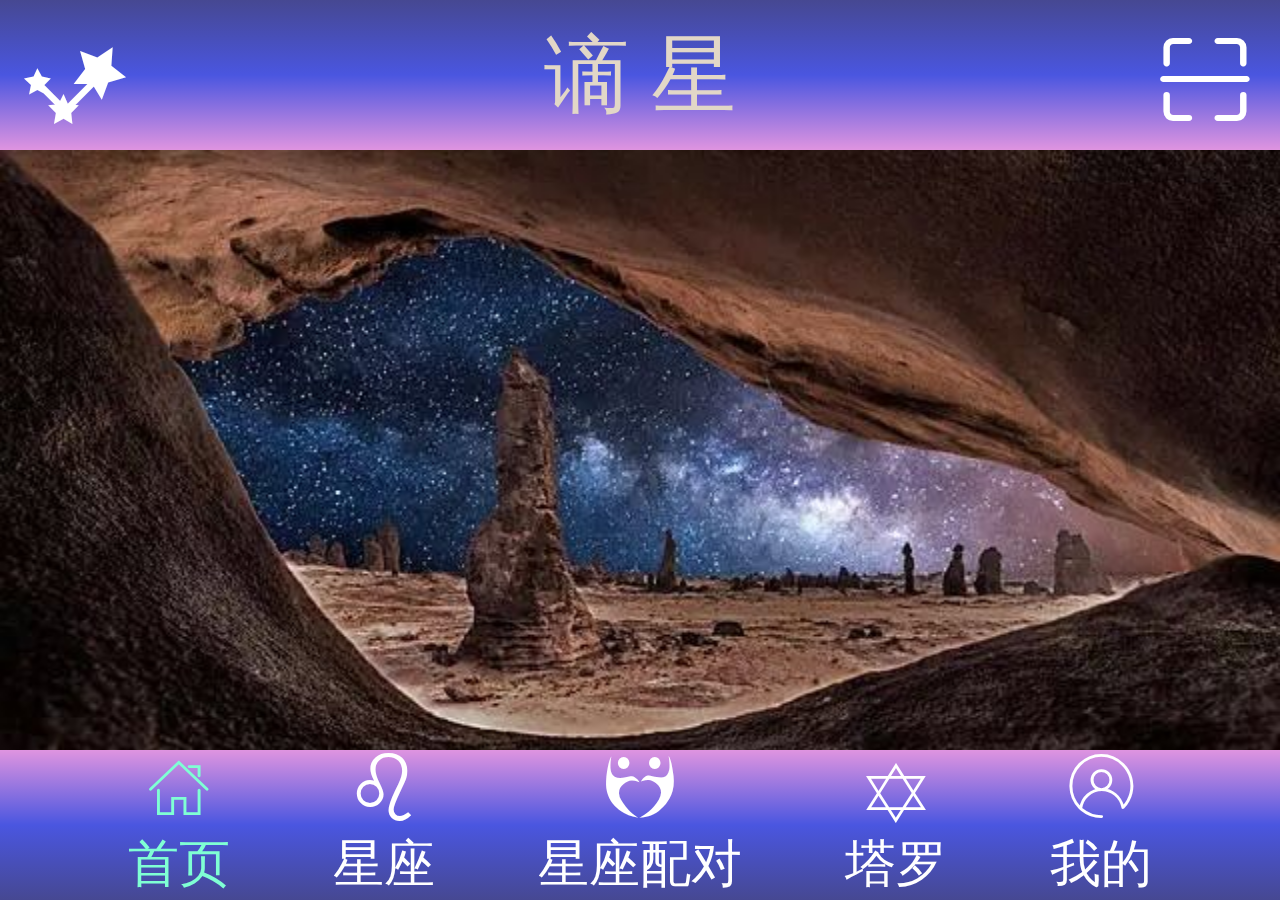
<file: index.html>
<!DOCTYPE html>
<html>
	<head>
		<meta charset="UTF-8">
		<title>首页</title>
	</head>
	
	<meta name="viewport" content="width=device-width,initial-scale=1,minimum-scale=1,maximum-scale=1,user-scalable=no" />
	<link rel="stylesheet" type="text/css" href="css/style.css"/>
	<link rel="stylesheet" href="font/iconfont.css" />
	<link rel="stylesheet" type="text/css" href="js/lib/swiper-3.4.1.min.css"/>
	<!--<script src="http://res.wx.qq.com/open/js/jweixin-1.2.0.js"></script>-->
	<script type="text/javascript" src="js/lib/jquery-1.8.3.js"></script>
	<script type="text/javascript" src="js/lib/swiper-3.4.1.min.js"></script>
	    
	<body>
		<div id="content">
			
			<header id="headerId"></header>
			
			<section id="sectionId"></section>
			
			<footer id="footerId"></footer>
			
		</div>
	</body>
	
</html>
<script type="text/javascript" src="js/src/index_ft.js"></script>
<script type="text/javascript" src="js/src/constellation.js"></script>
<script type="text/javascript" src="js/src/constellationMatch.js"></script>
<script type="text/javascript" src="js/src/tarrow.js"></script>
<script type="text/javascript" src="js/src/personal.js"></script>
<script type="text/javascript" src="js/src/footer.js"></script>

<script type="text/javascript">
	
	
	document.addEventListener('plusready', function(){
		//console.log("所有plus api都应该在此事件发生后调用，否则会出现plus is undefined。"
			
		
		
		
	});
	
</script>
</file>
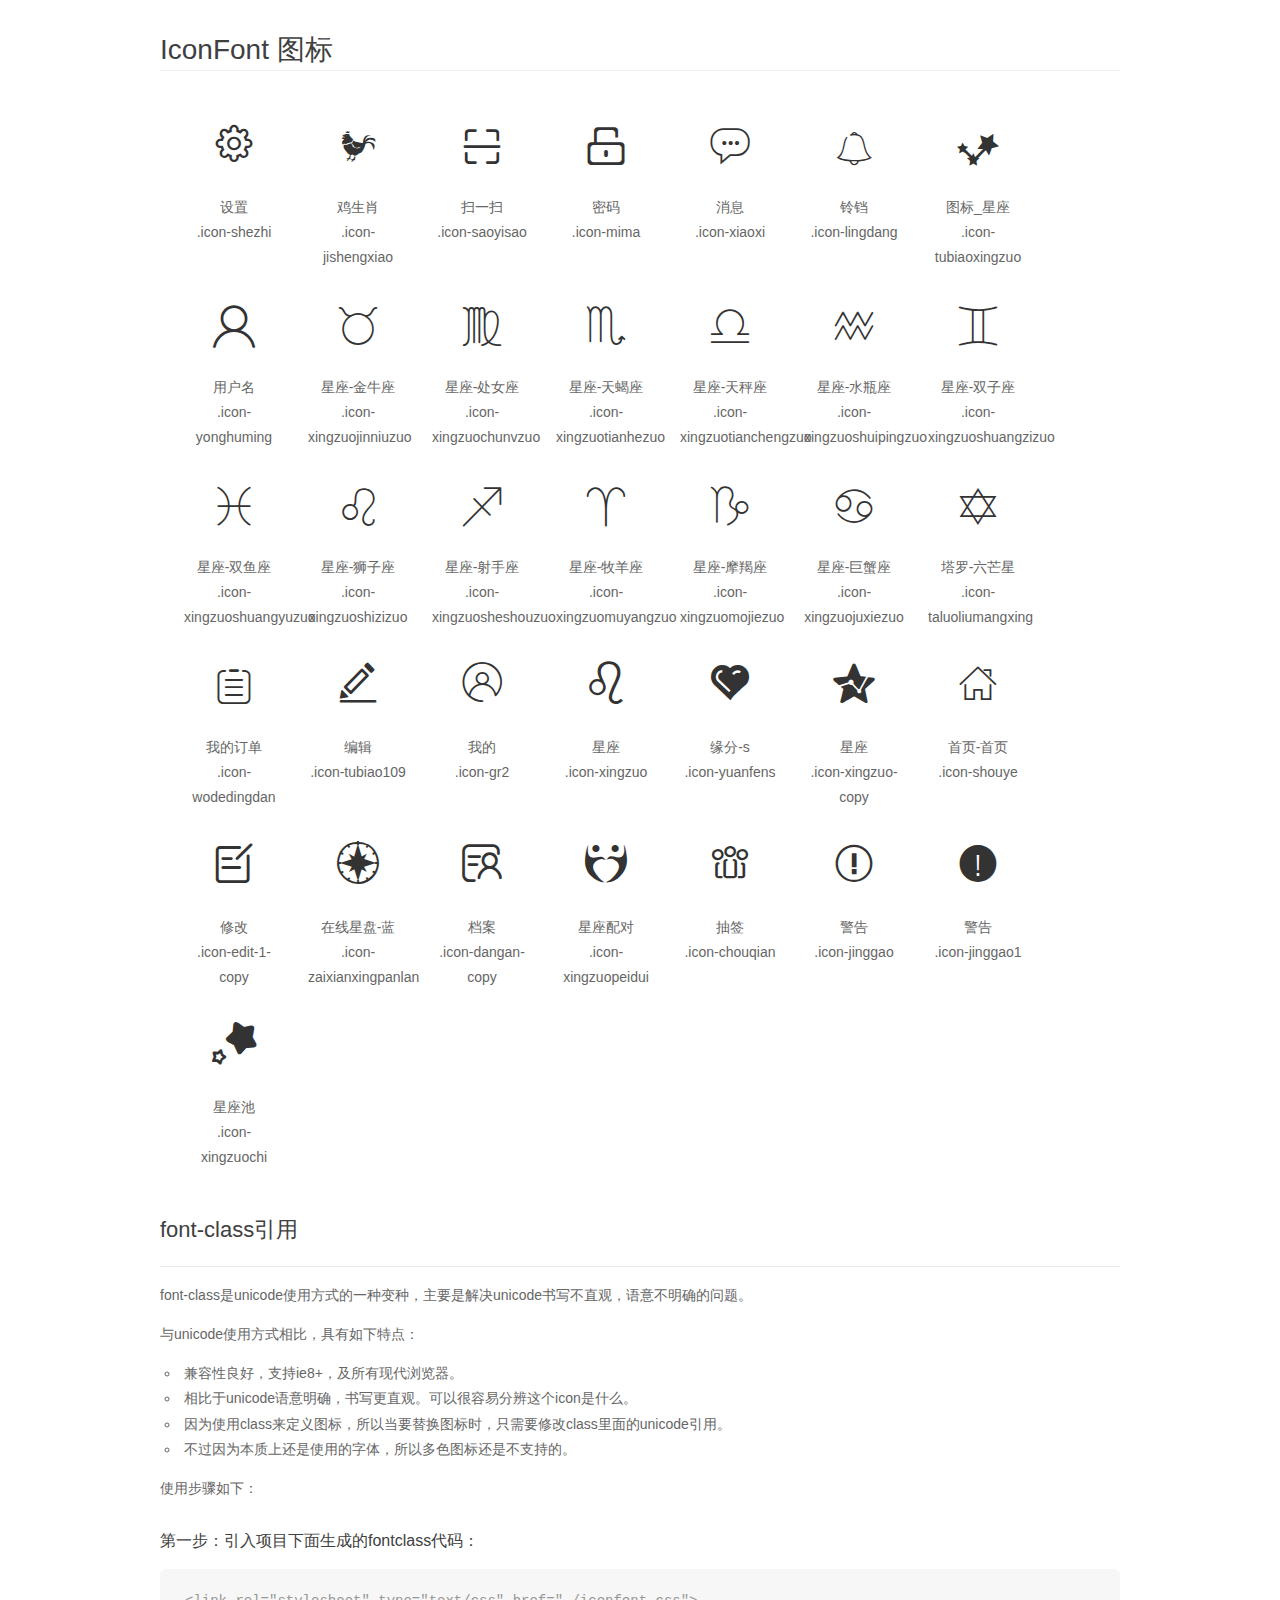
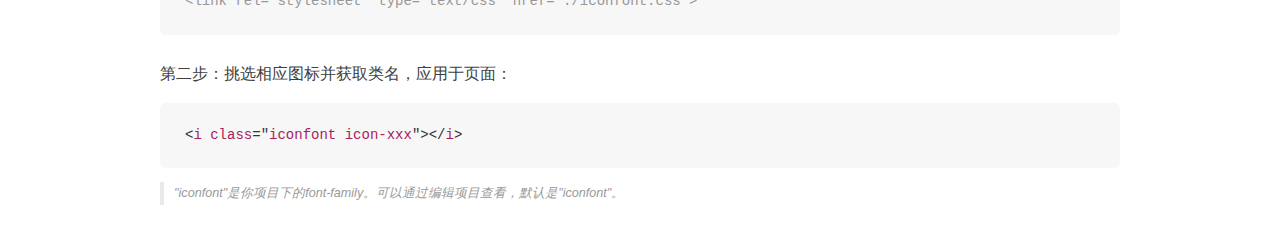
<file: font/demo_fontclass.html>
<!DOCTYPE html>
<html>
<head>
    <meta charset="utf-8"/>
    <title>IconFont</title>
    <link rel="stylesheet" href="demo.css">
    <link rel="stylesheet" href="iconfont.css">
</head>
<body>
    <div class="main markdown">
        <h1>IconFont 图标</h1>
        <ul class="icon_lists clear">
            
                <li>
                <i class="icon iconfont icon-shezhi"></i>
                    <div class="name">设置</div>
                    <div class="fontclass">.icon-shezhi</div>
                </li>
            
                <li>
                <i class="icon iconfont icon-jishengxiao"></i>
                    <div class="name">鸡生肖</div>
                    <div class="fontclass">.icon-jishengxiao</div>
                </li>
            
                <li>
                <i class="icon iconfont icon-saoyisao"></i>
                    <div class="name">扫一扫</div>
                    <div class="fontclass">.icon-saoyisao</div>
                </li>
            
                <li>
                <i class="icon iconfont icon-mima"></i>
                    <div class="name">密码</div>
                    <div class="fontclass">.icon-mima</div>
                </li>
            
                <li>
                <i class="icon iconfont icon-xiaoxi"></i>
                    <div class="name">消息</div>
                    <div class="fontclass">.icon-xiaoxi</div>
                </li>
            
                <li>
                <i class="icon iconfont icon-lingdang"></i>
                    <div class="name">铃铛</div>
                    <div class="fontclass">.icon-lingdang</div>
                </li>
            
                <li>
                <i class="icon iconfont icon-tubiaoxingzuo"></i>
                    <div class="name">图标_星座</div>
                    <div class="fontclass">.icon-tubiaoxingzuo</div>
                </li>
            
                <li>
                <i class="icon iconfont icon-yonghuming"></i>
                    <div class="name">用户名</div>
                    <div class="fontclass">.icon-yonghuming</div>
                </li>
            
                <li>
                <i class="icon iconfont icon-xingzuojinniuzuo"></i>
                    <div class="name">星座-金牛座</div>
                    <div class="fontclass">.icon-xingzuojinniuzuo</div>
                </li>
            
                <li>
                <i class="icon iconfont icon-xingzuochunvzuo"></i>
                    <div class="name">星座-处女座</div>
                    <div class="fontclass">.icon-xingzuochunvzuo</div>
                </li>
            
                <li>
                <i class="icon iconfont icon-xingzuotianhezuo"></i>
                    <div class="name">星座-天蝎座</div>
                    <div class="fontclass">.icon-xingzuotianhezuo</div>
                </li>
            
                <li>
                <i class="icon iconfont icon-xingzuotianchengzuo"></i>
                    <div class="name">星座-天秤座</div>
                    <div class="fontclass">.icon-xingzuotianchengzuo</div>
                </li>
            
                <li>
                <i class="icon iconfont icon-xingzuoshuipingzuo"></i>
                    <div class="name">星座-水瓶座</div>
                    <div class="fontclass">.icon-xingzuoshuipingzuo</div>
                </li>
            
                <li>
                <i class="icon iconfont icon-xingzuoshuangzizuo"></i>
                    <div class="name">星座-双子座</div>
                    <div class="fontclass">.icon-xingzuoshuangzizuo</div>
                </li>
            
                <li>
                <i class="icon iconfont icon-xingzuoshuangyuzuo"></i>
                    <div class="name">星座-双鱼座</div>
                    <div class="fontclass">.icon-xingzuoshuangyuzuo</div>
                </li>
            
                <li>
                <i class="icon iconfont icon-xingzuoshizizuo"></i>
                    <div class="name">星座-狮子座</div>
                    <div class="fontclass">.icon-xingzuoshizizuo</div>
                </li>
            
                <li>
                <i class="icon iconfont icon-xingzuosheshouzuo"></i>
                    <div class="name">星座-射手座</div>
                    <div class="fontclass">.icon-xingzuosheshouzuo</div>
                </li>
            
                <li>
                <i class="icon iconfont icon-xingzuomuyangzuo"></i>
                    <div class="name">星座-牧羊座</div>
                    <div class="fontclass">.icon-xingzuomuyangzuo</div>
                </li>
            
                <li>
                <i class="icon iconfont icon-xingzuomojiezuo"></i>
                    <div class="name">星座-摩羯座</div>
                    <div class="fontclass">.icon-xingzuomojiezuo</div>
                </li>
            
                <li>
                <i class="icon iconfont icon-xingzuojuxiezuo"></i>
                    <div class="name">星座-巨蟹座</div>
                    <div class="fontclass">.icon-xingzuojuxiezuo</div>
                </li>
            
                <li>
                <i class="icon iconfont icon-taluoliumangxing"></i>
                    <div class="name">塔罗-六芒星</div>
                    <div class="fontclass">.icon-taluoliumangxing</div>
                </li>
            
                <li>
                <i class="icon iconfont icon-wodedingdan"></i>
                    <div class="name">我的订单</div>
                    <div class="fontclass">.icon-wodedingdan</div>
                </li>
            
                <li>
                <i class="icon iconfont icon-tubiao109"></i>
                    <div class="name">编辑</div>
                    <div class="fontclass">.icon-tubiao109</div>
                </li>
            
                <li>
                <i class="icon iconfont icon-gr2"></i>
                    <div class="name">我的</div>
                    <div class="fontclass">.icon-gr2</div>
                </li>
            
                <li>
                <i class="icon iconfont icon-xingzuo"></i>
                    <div class="name">星座</div>
                    <div class="fontclass">.icon-xingzuo</div>
                </li>
            
                <li>
                <i class="icon iconfont icon-yuanfens"></i>
                    <div class="name">缘分-s</div>
                    <div class="fontclass">.icon-yuanfens</div>
                </li>
            
                <li>
                <i class="icon iconfont icon-xingzuo-copy"></i>
                    <div class="name">星座</div>
                    <div class="fontclass">.icon-xingzuo-copy</div>
                </li>
            
                <li>
                <i class="icon iconfont icon-shouye"></i>
                    <div class="name">首页-首页</div>
                    <div class="fontclass">.icon-shouye</div>
                </li>
            
                <li>
                <i class="icon iconfont icon-edit-1-copy"></i>
                    <div class="name">修改</div>
                    <div class="fontclass">.icon-edit-1-copy</div>
                </li>
            
                <li>
                <i class="icon iconfont icon-zaixianxingpanlan"></i>
                    <div class="name">在线星盘-蓝</div>
                    <div class="fontclass">.icon-zaixianxingpanlan</div>
                </li>
            
                <li>
                <i class="icon iconfont icon-dangan-copy"></i>
                    <div class="name">档案</div>
                    <div class="fontclass">.icon-dangan-copy</div>
                </li>
            
                <li>
                <i class="icon iconfont icon-xingzuopeidui"></i>
                    <div class="name">星座配对</div>
                    <div class="fontclass">.icon-xingzuopeidui</div>
                </li>
            
                <li>
                <i class="icon iconfont icon-chouqian"></i>
                    <div class="name">抽签</div>
                    <div class="fontclass">.icon-chouqian</div>
                </li>
            
                <li>
                <i class="icon iconfont icon-jinggao"></i>
                    <div class="name">警告</div>
                    <div class="fontclass">.icon-jinggao</div>
                </li>
            
                <li>
                <i class="icon iconfont icon-jinggao1"></i>
                    <div class="name">警告</div>
                    <div class="fontclass">.icon-jinggao1</div>
                </li>
            
                <li>
                <i class="icon iconfont icon-xingzuochi"></i>
                    <div class="name">星座池</div>
                    <div class="fontclass">.icon-xingzuochi</div>
                </li>
            
        </ul>

        <h2 id="font-class-">font-class引用</h2>
        <hr>

        <p>font-class是unicode使用方式的一种变种，主要是解决unicode书写不直观，语意不明确的问题。</p>
        <p>与unicode使用方式相比，具有如下特点：</p>
        <ul>
        <li>兼容性良好，支持ie8+，及所有现代浏览器。</li>
        <li>相比于unicode语意明确，书写更直观。可以很容易分辨这个icon是什么。</li>
        <li>因为使用class来定义图标，所以当要替换图标时，只需要修改class里面的unicode引用。</li>
        <li>不过因为本质上还是使用的字体，所以多色图标还是不支持的。</li>
        </ul>
        <p>使用步骤如下：</p>
        <h3 id="-fontclass-">第一步：引入项目下面生成的fontclass代码：</h3>


        <pre><code class="lang-js hljs javascript"><span class="hljs-comment">&lt;link rel="stylesheet" type="text/css" href="./iconfont.css"&gt;</span></code></pre>
        <h3 id="-">第二步：挑选相应图标并获取类名，应用于页面：</h3>
        <pre><code class="lang-css hljs">&lt;<span class="hljs-selector-tag">i</span> <span class="hljs-selector-tag">class</span>="<span class="hljs-selector-tag">iconfont</span> <span class="hljs-selector-tag">icon-xxx</span>"&gt;&lt;/<span class="hljs-selector-tag">i</span>&gt;</code></pre>
        <blockquote>
        <p>"iconfont"是你项目下的font-family。可以通过编辑项目查看，默认是"iconfont"。</p>
        </blockquote>
    </div>
</body>
</html>
</file>
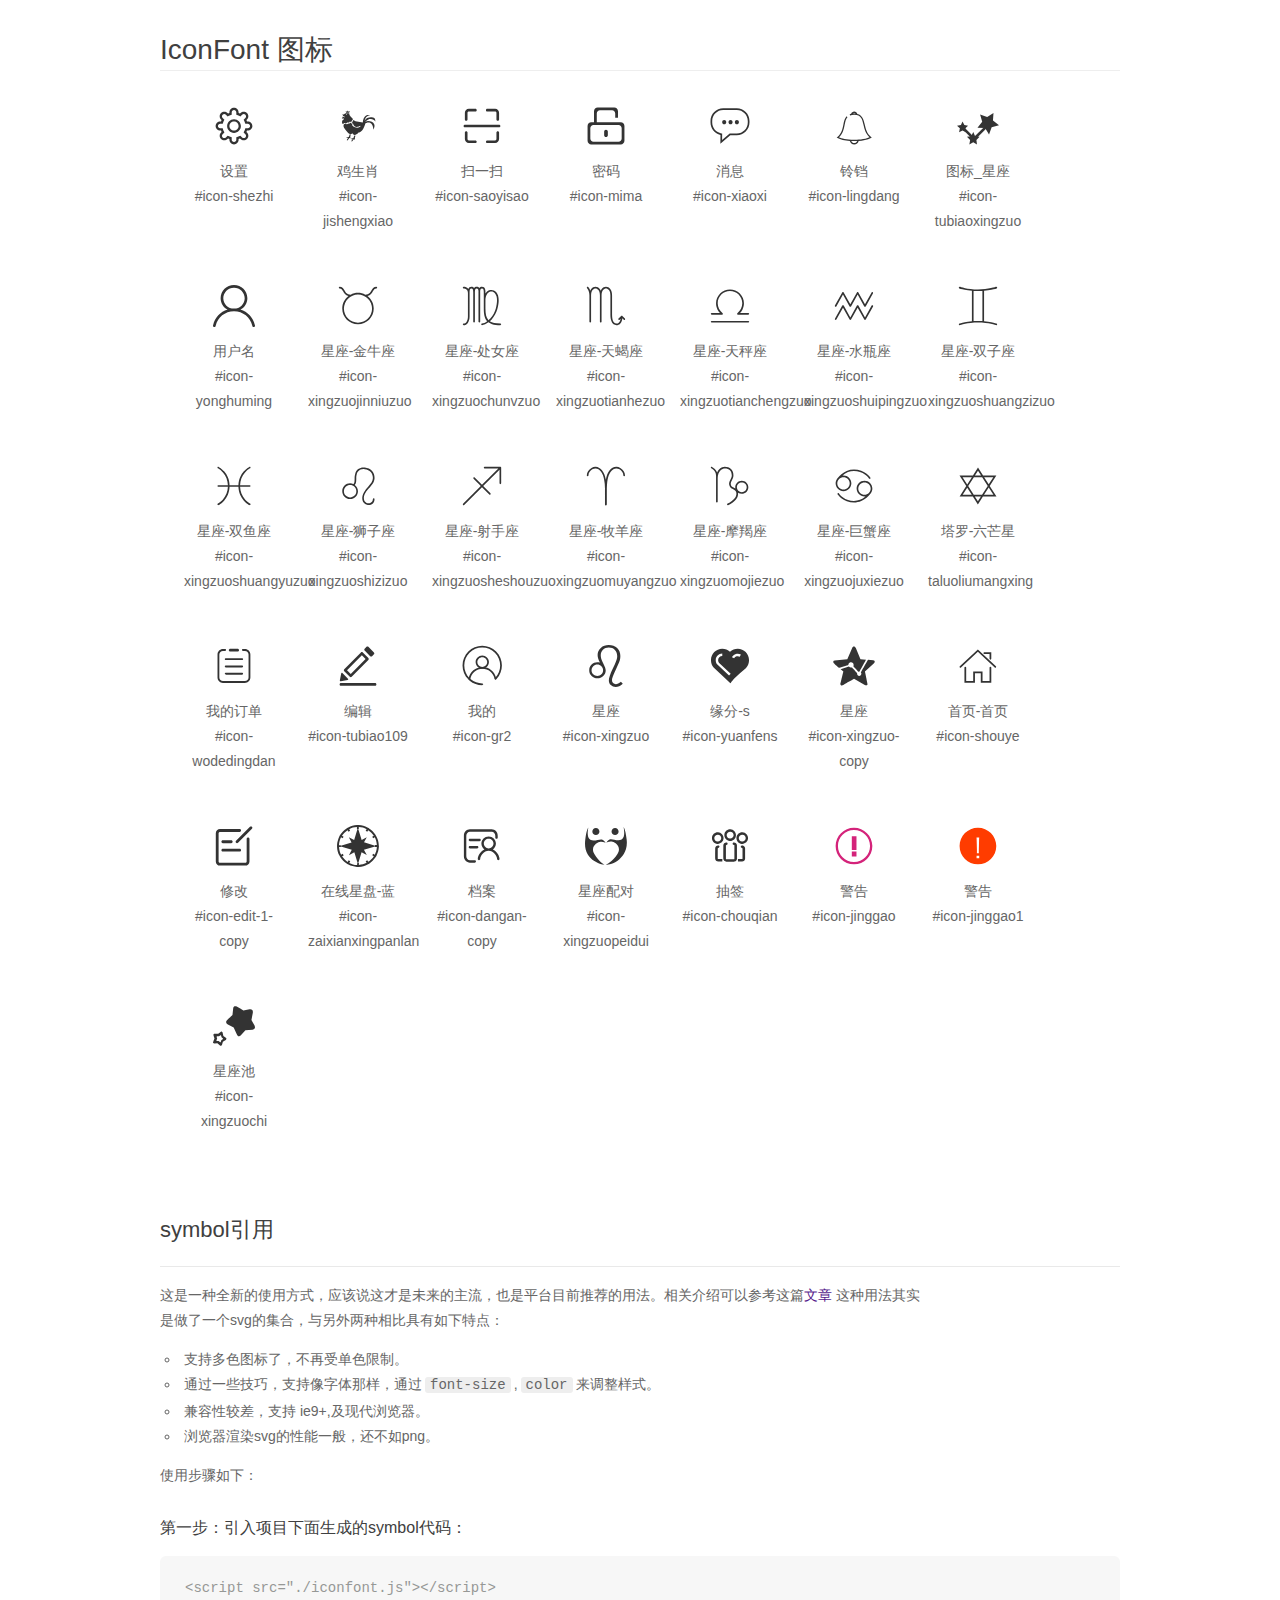
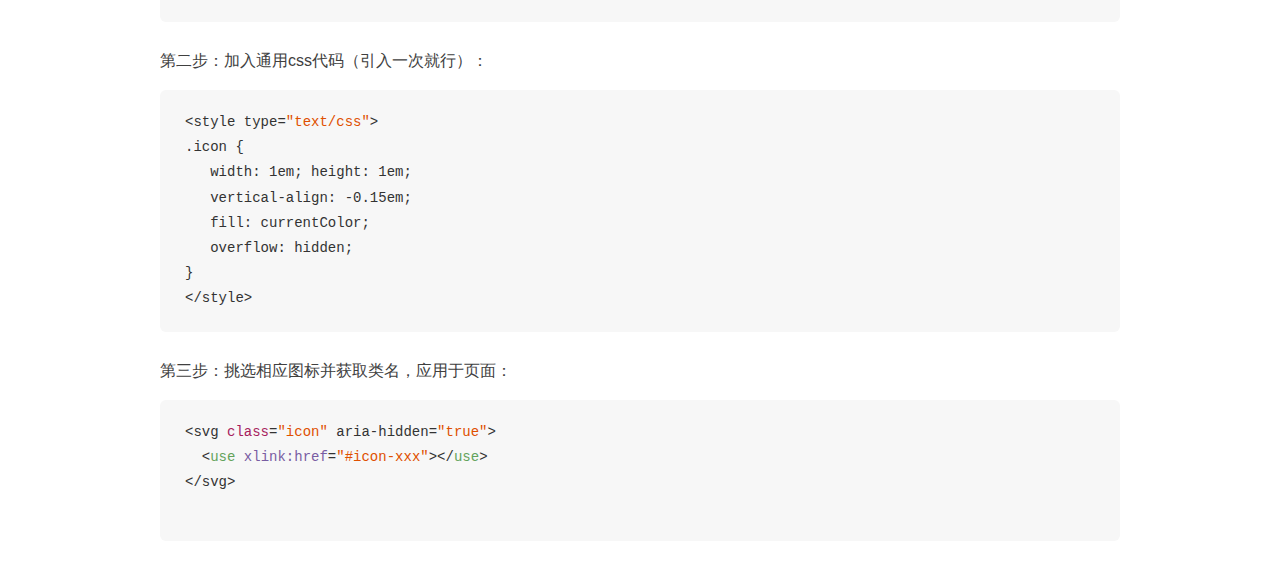
<file: font/demo_symbol.html>
<!DOCTYPE html>
<html>
<head>
    <meta charset="utf-8"/>
    <title>IconFont</title>
    <link rel="stylesheet" href="demo.css">
    <script src="iconfont.js"></script>

    <style type="text/css">
        .icon {
          /* 通过设置 font-size 来改变图标大小 */
          width: 1em; height: 1em;
          /* 图标和文字相邻时，垂直对齐 */
          vertical-align: -0.15em;
          /* 通过设置 color 来改变 SVG 的颜色/fill */
          fill: currentColor;
          /* path 和 stroke 溢出 viewBox 部分在 IE 下会显示
             normalize.css 中也包含这行 */
          overflow: hidden;
        }

    </style>
</head>
<body>
    <div class="main markdown">
        <h1>IconFont 图标</h1>
        <ul class="icon_lists clear">
            
                <li>
                    <svg class="icon" aria-hidden="true">
                        <use xlink:href="#icon-shezhi"></use>
                    </svg>
                    <div class="name">设置</div>
                    <div class="fontclass">#icon-shezhi</div>
                </li>
            
                <li>
                    <svg class="icon" aria-hidden="true">
                        <use xlink:href="#icon-jishengxiao"></use>
                    </svg>
                    <div class="name">鸡生肖</div>
                    <div class="fontclass">#icon-jishengxiao</div>
                </li>
            
                <li>
                    <svg class="icon" aria-hidden="true">
                        <use xlink:href="#icon-saoyisao"></use>
                    </svg>
                    <div class="name">扫一扫</div>
                    <div class="fontclass">#icon-saoyisao</div>
                </li>
            
                <li>
                    <svg class="icon" aria-hidden="true">
                        <use xlink:href="#icon-mima"></use>
                    </svg>
                    <div class="name">密码</div>
                    <div class="fontclass">#icon-mima</div>
                </li>
            
                <li>
                    <svg class="icon" aria-hidden="true">
                        <use xlink:href="#icon-xiaoxi"></use>
                    </svg>
                    <div class="name">消息</div>
                    <div class="fontclass">#icon-xiaoxi</div>
                </li>
            
                <li>
                    <svg class="icon" aria-hidden="true">
                        <use xlink:href="#icon-lingdang"></use>
                    </svg>
                    <div class="name">铃铛</div>
                    <div class="fontclass">#icon-lingdang</div>
                </li>
            
                <li>
                    <svg class="icon" aria-hidden="true">
                        <use xlink:href="#icon-tubiaoxingzuo"></use>
                    </svg>
                    <div class="name">图标_星座</div>
                    <div class="fontclass">#icon-tubiaoxingzuo</div>
                </li>
            
                <li>
                    <svg class="icon" aria-hidden="true">
                        <use xlink:href="#icon-yonghuming"></use>
                    </svg>
                    <div class="name">用户名</div>
                    <div class="fontclass">#icon-yonghuming</div>
                </li>
            
                <li>
                    <svg class="icon" aria-hidden="true">
                        <use xlink:href="#icon-xingzuojinniuzuo"></use>
                    </svg>
                    <div class="name">星座-金牛座</div>
                    <div class="fontclass">#icon-xingzuojinniuzuo</div>
                </li>
            
                <li>
                    <svg class="icon" aria-hidden="true">
                        <use xlink:href="#icon-xingzuochunvzuo"></use>
                    </svg>
                    <div class="name">星座-处女座</div>
                    <div class="fontclass">#icon-xingzuochunvzuo</div>
                </li>
            
                <li>
                    <svg class="icon" aria-hidden="true">
                        <use xlink:href="#icon-xingzuotianhezuo"></use>
                    </svg>
                    <div class="name">星座-天蝎座</div>
                    <div class="fontclass">#icon-xingzuotianhezuo</div>
                </li>
            
                <li>
                    <svg class="icon" aria-hidden="true">
                        <use xlink:href="#icon-xingzuotianchengzuo"></use>
                    </svg>
                    <div class="name">星座-天秤座</div>
                    <div class="fontclass">#icon-xingzuotianchengzuo</div>
                </li>
            
                <li>
                    <svg class="icon" aria-hidden="true">
                        <use xlink:href="#icon-xingzuoshuipingzuo"></use>
                    </svg>
                    <div class="name">星座-水瓶座</div>
                    <div class="fontclass">#icon-xingzuoshuipingzuo</div>
                </li>
            
                <li>
                    <svg class="icon" aria-hidden="true">
                        <use xlink:href="#icon-xingzuoshuangzizuo"></use>
                    </svg>
                    <div class="name">星座-双子座</div>
                    <div class="fontclass">#icon-xingzuoshuangzizuo</div>
                </li>
            
                <li>
                    <svg class="icon" aria-hidden="true">
                        <use xlink:href="#icon-xingzuoshuangyuzuo"></use>
                    </svg>
                    <div class="name">星座-双鱼座</div>
                    <div class="fontclass">#icon-xingzuoshuangyuzuo</div>
                </li>
            
                <li>
                    <svg class="icon" aria-hidden="true">
                        <use xlink:href="#icon-xingzuoshizizuo"></use>
                    </svg>
                    <div class="name">星座-狮子座</div>
                    <div class="fontclass">#icon-xingzuoshizizuo</div>
                </li>
            
                <li>
                    <svg class="icon" aria-hidden="true">
                        <use xlink:href="#icon-xingzuosheshouzuo"></use>
                    </svg>
                    <div class="name">星座-射手座</div>
                    <div class="fontclass">#icon-xingzuosheshouzuo</div>
                </li>
            
                <li>
                    <svg class="icon" aria-hidden="true">
                        <use xlink:href="#icon-xingzuomuyangzuo"></use>
                    </svg>
                    <div class="name">星座-牧羊座</div>
                    <div class="fontclass">#icon-xingzuomuyangzuo</div>
                </li>
            
                <li>
                    <svg class="icon" aria-hidden="true">
                        <use xlink:href="#icon-xingzuomojiezuo"></use>
                    </svg>
                    <div class="name">星座-摩羯座</div>
                    <div class="fontclass">#icon-xingzuomojiezuo</div>
                </li>
            
                <li>
                    <svg class="icon" aria-hidden="true">
                        <use xlink:href="#icon-xingzuojuxiezuo"></use>
                    </svg>
                    <div class="name">星座-巨蟹座</div>
                    <div class="fontclass">#icon-xingzuojuxiezuo</div>
                </li>
            
                <li>
                    <svg class="icon" aria-hidden="true">
                        <use xlink:href="#icon-taluoliumangxing"></use>
                    </svg>
                    <div class="name">塔罗-六芒星</div>
                    <div class="fontclass">#icon-taluoliumangxing</div>
                </li>
            
                <li>
                    <svg class="icon" aria-hidden="true">
                        <use xlink:href="#icon-wodedingdan"></use>
                    </svg>
                    <div class="name">我的订单</div>
                    <div class="fontclass">#icon-wodedingdan</div>
                </li>
            
                <li>
                    <svg class="icon" aria-hidden="true">
                        <use xlink:href="#icon-tubiao109"></use>
                    </svg>
                    <div class="name">编辑</div>
                    <div class="fontclass">#icon-tubiao109</div>
                </li>
            
                <li>
                    <svg class="icon" aria-hidden="true">
                        <use xlink:href="#icon-gr2"></use>
                    </svg>
                    <div class="name">我的</div>
                    <div class="fontclass">#icon-gr2</div>
                </li>
            
                <li>
                    <svg class="icon" aria-hidden="true">
                        <use xlink:href="#icon-xingzuo"></use>
                    </svg>
                    <div class="name">星座</div>
                    <div class="fontclass">#icon-xingzuo</div>
                </li>
            
                <li>
                    <svg class="icon" aria-hidden="true">
                        <use xlink:href="#icon-yuanfens"></use>
                    </svg>
                    <div class="name">缘分-s</div>
                    <div class="fontclass">#icon-yuanfens</div>
                </li>
            
                <li>
                    <svg class="icon" aria-hidden="true">
                        <use xlink:href="#icon-xingzuo-copy"></use>
                    </svg>
                    <div class="name">星座</div>
                    <div class="fontclass">#icon-xingzuo-copy</div>
                </li>
            
                <li>
                    <svg class="icon" aria-hidden="true">
                        <use xlink:href="#icon-shouye"></use>
                    </svg>
                    <div class="name">首页-首页</div>
                    <div class="fontclass">#icon-shouye</div>
                </li>
            
                <li>
                    <svg class="icon" aria-hidden="true">
                        <use xlink:href="#icon-edit-1-copy"></use>
                    </svg>
                    <div class="name">修改</div>
                    <div class="fontclass">#icon-edit-1-copy</div>
                </li>
            
                <li>
                    <svg class="icon" aria-hidden="true">
                        <use xlink:href="#icon-zaixianxingpanlan"></use>
                    </svg>
                    <div class="name">在线星盘-蓝</div>
                    <div class="fontclass">#icon-zaixianxingpanlan</div>
                </li>
            
                <li>
                    <svg class="icon" aria-hidden="true">
                        <use xlink:href="#icon-dangan-copy"></use>
                    </svg>
                    <div class="name">档案</div>
                    <div class="fontclass">#icon-dangan-copy</div>
                </li>
            
                <li>
                    <svg class="icon" aria-hidden="true">
                        <use xlink:href="#icon-xingzuopeidui"></use>
                    </svg>
                    <div class="name">星座配对</div>
                    <div class="fontclass">#icon-xingzuopeidui</div>
                </li>
            
                <li>
                    <svg class="icon" aria-hidden="true">
                        <use xlink:href="#icon-chouqian"></use>
                    </svg>
                    <div class="name">抽签</div>
                    <div class="fontclass">#icon-chouqian</div>
                </li>
            
                <li>
                    <svg class="icon" aria-hidden="true">
                        <use xlink:href="#icon-jinggao"></use>
                    </svg>
                    <div class="name">警告</div>
                    <div class="fontclass">#icon-jinggao</div>
                </li>
            
                <li>
                    <svg class="icon" aria-hidden="true">
                        <use xlink:href="#icon-jinggao1"></use>
                    </svg>
                    <div class="name">警告</div>
                    <div class="fontclass">#icon-jinggao1</div>
                </li>
            
                <li>
                    <svg class="icon" aria-hidden="true">
                        <use xlink:href="#icon-xingzuochi"></use>
                    </svg>
                    <div class="name">星座池</div>
                    <div class="fontclass">#icon-xingzuochi</div>
                </li>
            
        </ul>


        <h2 id="symbol-">symbol引用</h2>
        <hr>

        <p>这是一种全新的使用方式，应该说这才是未来的主流，也是平台目前推荐的用法。相关介绍可以参考这篇<a href="">文章</a>
        这种用法其实是做了一个svg的集合，与另外两种相比具有如下特点：</p>
        <ul>
          <li>支持多色图标了，不再受单色限制。</li>
          <li>通过一些技巧，支持像字体那样，通过<code>font-size</code>,<code>color</code>来调整样式。</li>
          <li>兼容性较差，支持 ie9+,及现代浏览器。</li>
          <li>浏览器渲染svg的性能一般，还不如png。</li>
        </ul>
        <p>使用步骤如下：</p>
        <h3 id="-symbol-">第一步：引入项目下面生成的symbol代码：</h3>
        <pre><code class="lang-js hljs javascript"><span class="hljs-comment">&lt;script src="./iconfont.js"&gt;&lt;/script&gt;</span></code></pre>
        <h3 id="-css-">第二步：加入通用css代码（引入一次就行）：</h3>
        <pre><code class="lang-js hljs javascript">&lt;style type=<span class="hljs-string">"text/css"</span>&gt;
.icon {
   width: <span class="hljs-number">1</span>em; height: <span class="hljs-number">1</span>em;
   vertical-align: <span class="hljs-number">-0.15</span>em;
   fill: currentColor;
   overflow: hidden;
}
&lt;<span class="hljs-regexp">/style&gt;</span></code></pre>
        <h3 id="-">第三步：挑选相应图标并获取类名，应用于页面：</h3>
        <pre><code class="lang-js hljs javascript">&lt;svg <span class="hljs-class"><span class="hljs-keyword">class</span></span>=<span class="hljs-string">"icon"</span> aria-hidden=<span class="hljs-string">"true"</span>&gt;<span class="xml"><span class="hljs-tag">
  &lt;<span class="hljs-name">use</span> <span class="hljs-attr">xlink:href</span>=<span class="hljs-string">"#icon-xxx"</span>&gt;</span><span class="hljs-tag">&lt;/<span class="hljs-name">use</span>&gt;</span>
</span>&lt;<span class="hljs-regexp">/svg&gt;
        </span></code></pre>
    </div>
</body>
</html>
</file>
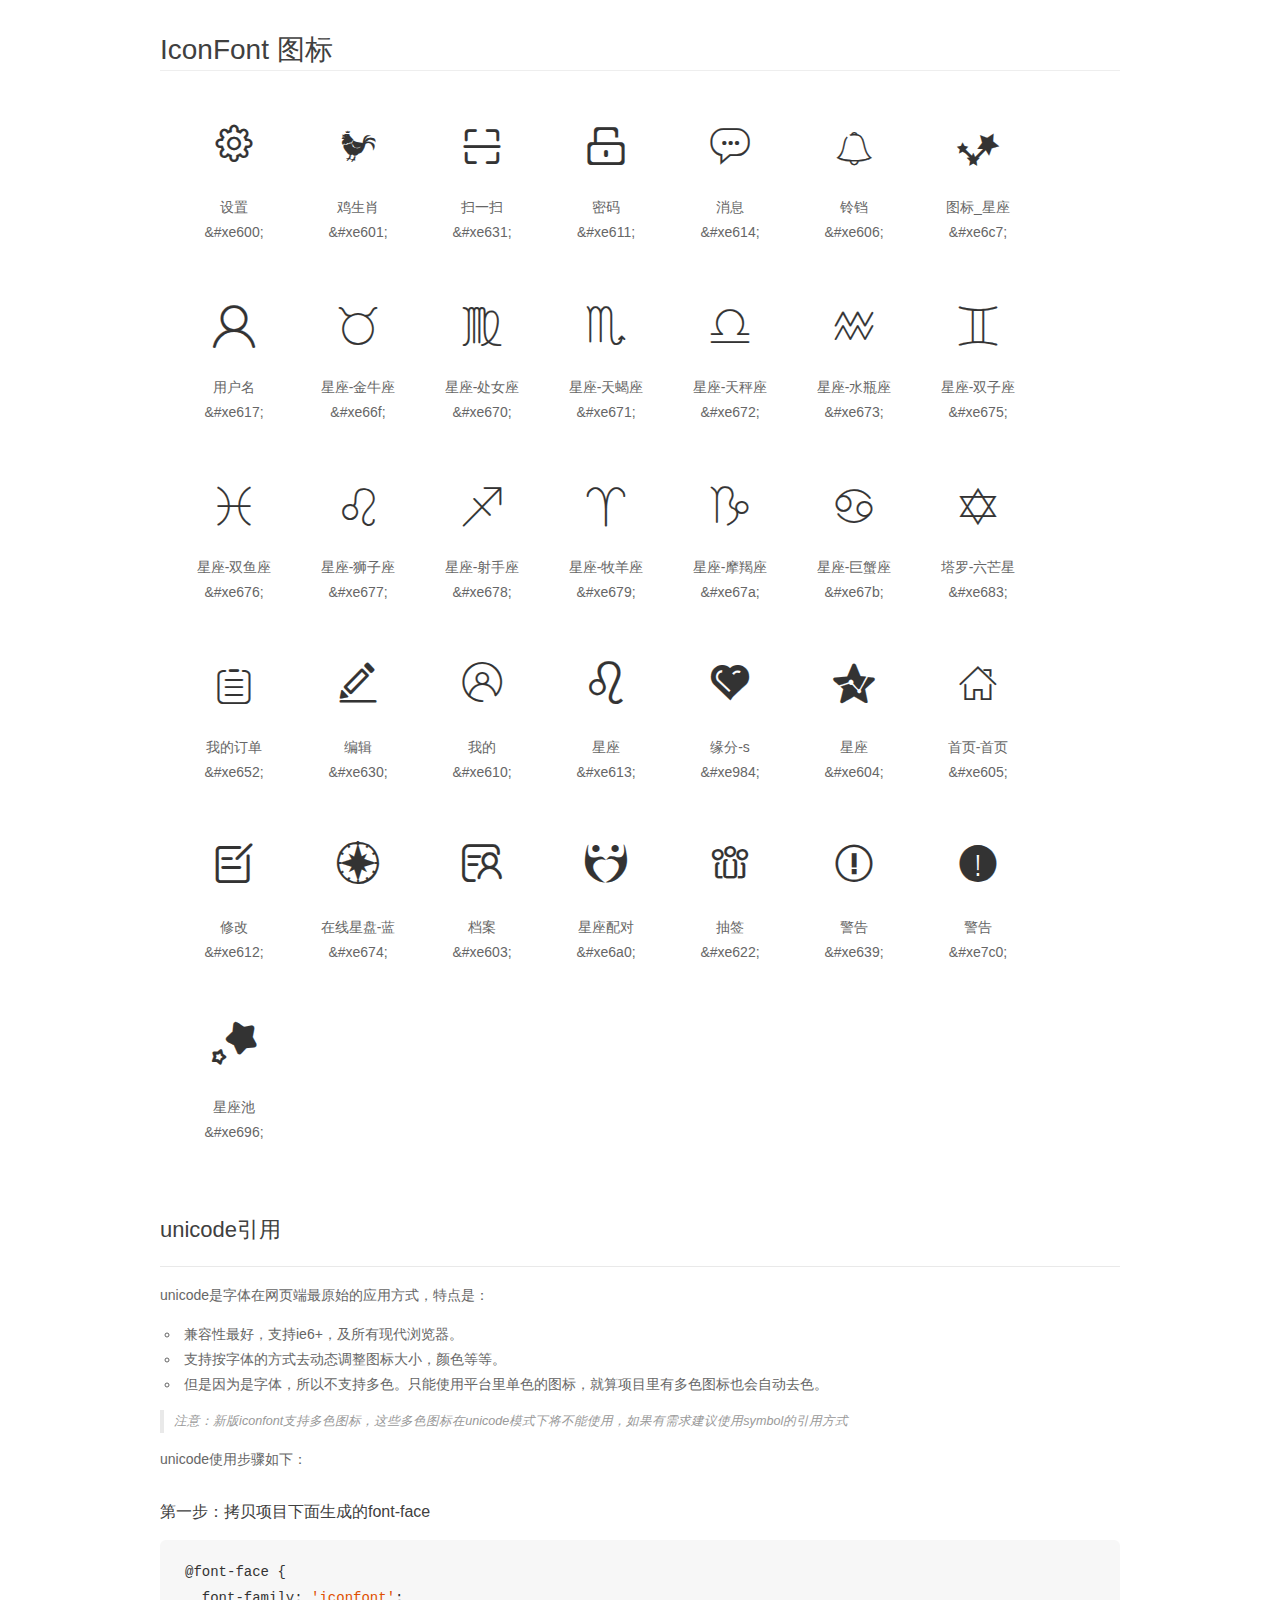
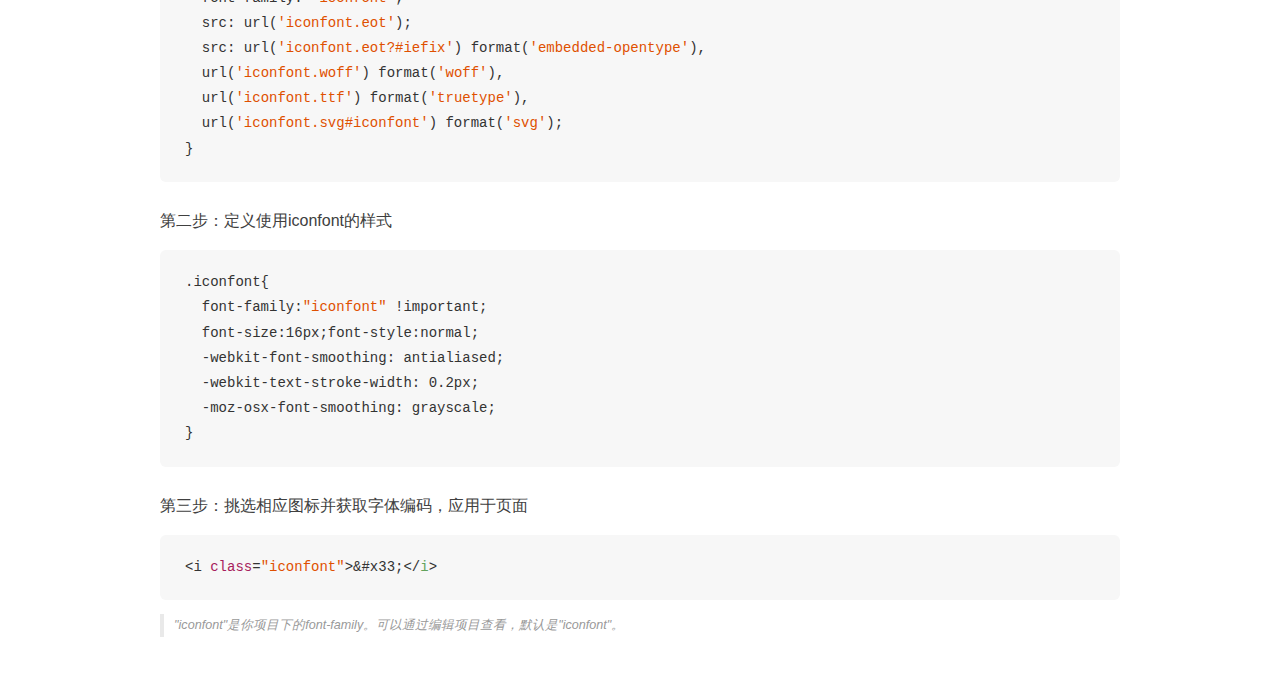
<file: font/demo_unicode.html>
<!DOCTYPE html>
<html>
<head>
    <meta charset="utf-8"/>
    <title>IconFont</title>
    <link rel="stylesheet" href="demo.css">

    <style type="text/css">

        @font-face {font-family: "iconfont";
          src: url('iconfont.eot'); /* IE9*/
          src: url('iconfont.eot#iefix') format('embedded-opentype'), /* IE6-IE8 */
          url('iconfont.woff') format('woff'), /* chrome, firefox */
          url('iconfont.ttf') format('truetype'), /* chrome, firefox, opera, Safari, Android, iOS 4.2+*/
          url('iconfont.svg#iconfont') format('svg'); /* iOS 4.1- */
        }

        .iconfont {
          font-family:"iconfont" !important;
          font-size:16px;
          font-style:normal;
          -webkit-font-smoothing: antialiased;
          -webkit-text-stroke-width: 0.2px;
          -moz-osx-font-smoothing: grayscale;
        }

    </style>
</head>
<body>
    <div class="main markdown">
        <h1>IconFont 图标</h1>
        <ul class="icon_lists clear">
            
                <li>
                <i class="icon iconfont">&#xe600;</i>
                    <div class="name">设置</div>
                    <div class="code">&amp;#xe600;</div>
                </li>
            
                <li>
                <i class="icon iconfont">&#xe601;</i>
                    <div class="name">鸡生肖</div>
                    <div class="code">&amp;#xe601;</div>
                </li>
            
                <li>
                <i class="icon iconfont">&#xe631;</i>
                    <div class="name">扫一扫</div>
                    <div class="code">&amp;#xe631;</div>
                </li>
            
                <li>
                <i class="icon iconfont">&#xe611;</i>
                    <div class="name">密码</div>
                    <div class="code">&amp;#xe611;</div>
                </li>
            
                <li>
                <i class="icon iconfont">&#xe614;</i>
                    <div class="name">消息</div>
                    <div class="code">&amp;#xe614;</div>
                </li>
            
                <li>
                <i class="icon iconfont">&#xe606;</i>
                    <div class="name">铃铛</div>
                    <div class="code">&amp;#xe606;</div>
                </li>
            
                <li>
                <i class="icon iconfont">&#xe6c7;</i>
                    <div class="name">图标_星座</div>
                    <div class="code">&amp;#xe6c7;</div>
                </li>
            
                <li>
                <i class="icon iconfont">&#xe617;</i>
                    <div class="name">用户名</div>
                    <div class="code">&amp;#xe617;</div>
                </li>
            
                <li>
                <i class="icon iconfont">&#xe66f;</i>
                    <div class="name">星座-金牛座</div>
                    <div class="code">&amp;#xe66f;</div>
                </li>
            
                <li>
                <i class="icon iconfont">&#xe670;</i>
                    <div class="name">星座-处女座</div>
                    <div class="code">&amp;#xe670;</div>
                </li>
            
                <li>
                <i class="icon iconfont">&#xe671;</i>
                    <div class="name">星座-天蝎座</div>
                    <div class="code">&amp;#xe671;</div>
                </li>
            
                <li>
                <i class="icon iconfont">&#xe672;</i>
                    <div class="name">星座-天秤座</div>
                    <div class="code">&amp;#xe672;</div>
                </li>
            
                <li>
                <i class="icon iconfont">&#xe673;</i>
                    <div class="name">星座-水瓶座</div>
                    <div class="code">&amp;#xe673;</div>
                </li>
            
                <li>
                <i class="icon iconfont">&#xe675;</i>
                    <div class="name">星座-双子座</div>
                    <div class="code">&amp;#xe675;</div>
                </li>
            
                <li>
                <i class="icon iconfont">&#xe676;</i>
                    <div class="name">星座-双鱼座</div>
                    <div class="code">&amp;#xe676;</div>
                </li>
            
                <li>
                <i class="icon iconfont">&#xe677;</i>
                    <div class="name">星座-狮子座</div>
                    <div class="code">&amp;#xe677;</div>
                </li>
            
                <li>
                <i class="icon iconfont">&#xe678;</i>
                    <div class="name">星座-射手座</div>
                    <div class="code">&amp;#xe678;</div>
                </li>
            
                <li>
                <i class="icon iconfont">&#xe679;</i>
                    <div class="name">星座-牧羊座</div>
                    <div class="code">&amp;#xe679;</div>
                </li>
            
                <li>
                <i class="icon iconfont">&#xe67a;</i>
                    <div class="name">星座-摩羯座</div>
                    <div class="code">&amp;#xe67a;</div>
                </li>
            
                <li>
                <i class="icon iconfont">&#xe67b;</i>
                    <div class="name">星座-巨蟹座</div>
                    <div class="code">&amp;#xe67b;</div>
                </li>
            
                <li>
                <i class="icon iconfont">&#xe683;</i>
                    <div class="name">塔罗-六芒星</div>
                    <div class="code">&amp;#xe683;</div>
                </li>
            
                <li>
                <i class="icon iconfont">&#xe652;</i>
                    <div class="name">我的订单</div>
                    <div class="code">&amp;#xe652;</div>
                </li>
            
                <li>
                <i class="icon iconfont">&#xe630;</i>
                    <div class="name">编辑</div>
                    <div class="code">&amp;#xe630;</div>
                </li>
            
                <li>
                <i class="icon iconfont">&#xe610;</i>
                    <div class="name">我的</div>
                    <div class="code">&amp;#xe610;</div>
                </li>
            
                <li>
                <i class="icon iconfont">&#xe613;</i>
                    <div class="name">星座</div>
                    <div class="code">&amp;#xe613;</div>
                </li>
            
                <li>
                <i class="icon iconfont">&#xe984;</i>
                    <div class="name">缘分-s</div>
                    <div class="code">&amp;#xe984;</div>
                </li>
            
                <li>
                <i class="icon iconfont">&#xe604;</i>
                    <div class="name">星座</div>
                    <div class="code">&amp;#xe604;</div>
                </li>
            
                <li>
                <i class="icon iconfont">&#xe605;</i>
                    <div class="name">首页-首页</div>
                    <div class="code">&amp;#xe605;</div>
                </li>
            
                <li>
                <i class="icon iconfont">&#xe612;</i>
                    <div class="name">修改</div>
                    <div class="code">&amp;#xe612;</div>
                </li>
            
                <li>
                <i class="icon iconfont">&#xe674;</i>
                    <div class="name">在线星盘-蓝</div>
                    <div class="code">&amp;#xe674;</div>
                </li>
            
                <li>
                <i class="icon iconfont">&#xe603;</i>
                    <div class="name">档案</div>
                    <div class="code">&amp;#xe603;</div>
                </li>
            
                <li>
                <i class="icon iconfont">&#xe6a0;</i>
                    <div class="name">星座配对</div>
                    <div class="code">&amp;#xe6a0;</div>
                </li>
            
                <li>
                <i class="icon iconfont">&#xe622;</i>
                    <div class="name">抽签</div>
                    <div class="code">&amp;#xe622;</div>
                </li>
            
                <li>
                <i class="icon iconfont">&#xe639;</i>
                    <div class="name">警告</div>
                    <div class="code">&amp;#xe639;</div>
                </li>
            
                <li>
                <i class="icon iconfont">&#xe7c0;</i>
                    <div class="name">警告</div>
                    <div class="code">&amp;#xe7c0;</div>
                </li>
            
                <li>
                <i class="icon iconfont">&#xe696;</i>
                    <div class="name">星座池</div>
                    <div class="code">&amp;#xe696;</div>
                </li>
            
        </ul>
        <h2 id="unicode-">unicode引用</h2>
        <hr>

        <p>unicode是字体在网页端最原始的应用方式，特点是：</p>
        <ul>
        <li>兼容性最好，支持ie6+，及所有现代浏览器。</li>
        <li>支持按字体的方式去动态调整图标大小，颜色等等。</li>
        <li>但是因为是字体，所以不支持多色。只能使用平台里单色的图标，就算项目里有多色图标也会自动去色。</li>
        </ul>
        <blockquote>
        <p>注意：新版iconfont支持多色图标，这些多色图标在unicode模式下将不能使用，如果有需求建议使用symbol的引用方式</p>
        </blockquote>
        <p>unicode使用步骤如下：</p>
        <h3 id="-font-face">第一步：拷贝项目下面生成的font-face</h3>
        <pre><code class="lang-js hljs javascript">@font-face {
  font-family: <span class="hljs-string">'iconfont'</span>;
  src: url(<span class="hljs-string">'iconfont.eot'</span>);
  src: url(<span class="hljs-string">'iconfont.eot?#iefix'</span>) format(<span class="hljs-string">'embedded-opentype'</span>),
  url(<span class="hljs-string">'iconfont.woff'</span>) format(<span class="hljs-string">'woff'</span>),
  url(<span class="hljs-string">'iconfont.ttf'</span>) format(<span class="hljs-string">'truetype'</span>),
  url(<span class="hljs-string">'iconfont.svg#iconfont'</span>) format(<span class="hljs-string">'svg'</span>);
}
</code></pre>
        <h3 id="-iconfont-">第二步：定义使用iconfont的样式</h3>
        <pre><code class="lang-js hljs javascript">.iconfont{
  font-family:<span class="hljs-string">"iconfont"</span> !important;
  font-size:<span class="hljs-number">16</span>px;font-style:normal;
  -webkit-font-smoothing: antialiased;
  -webkit-text-stroke-width: <span class="hljs-number">0.2</span>px;
  -moz-osx-font-smoothing: grayscale;
}
</code></pre>
        <h3 id="-">第三步：挑选相应图标并获取字体编码，应用于页面</h3>
        <pre><code class="lang-js hljs javascript">&lt;i <span class="hljs-class"><span class="hljs-keyword">class</span></span>=<span class="hljs-string">"iconfont"</span>&gt;&amp;#x33;<span class="xml"><span class="hljs-tag">&lt;/<span class="hljs-name">i</span>&gt;</span></span></code></pre>

        <blockquote>
        <p>"iconfont"是你项目下的font-family。可以通过编辑项目查看，默认是"iconfont"。</p>
        </blockquote>
    </div>


</body>
</html>
</file>
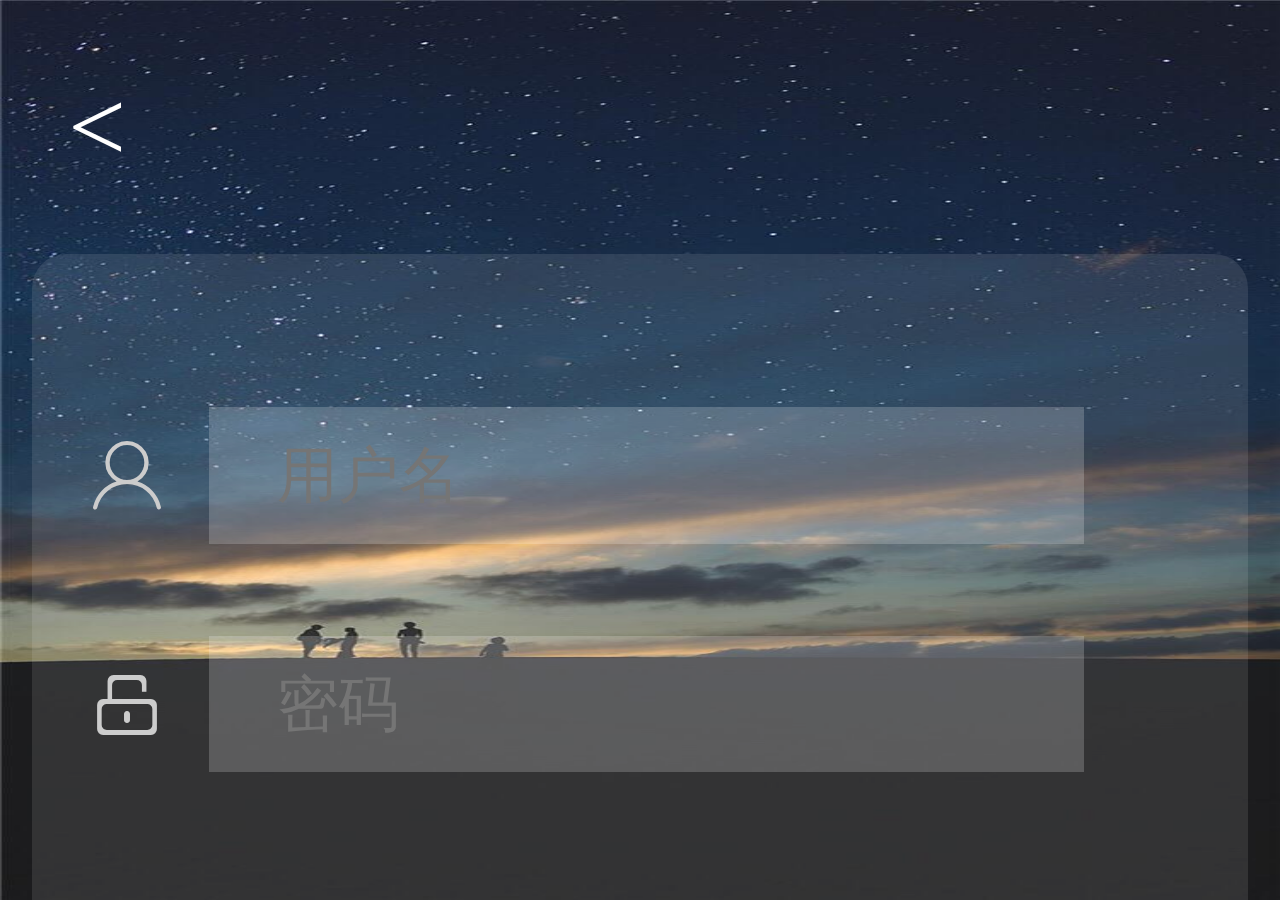
<file: view/login.html>
<!DOCTYPE html>
<html>
	<head>
		<meta charset="UTF-8">
		<title>login</title>
	</head>
	<meta name="viewport" content="width=device-width,initial-scale=1,minimum-scale=1,maximum-scale=1,user-scalable=no" />
	<link rel="stylesheet" type="text/css" href="../css/login.css"/>
	<link rel="stylesheet" href="../font/iconfont.css" />
	<script type="text/javascript" src="../js/lib/jquery-1.8.3.js" ></script>
	<script type="text/javascript" src="../js/src/login.js" ></script>
	<body>
		<div id="loginContent">
			<header>
				<a href="../index.html" id='goBack'>&lt;</a>
			</header>
			
			<section>
				<form action="" method="post" id="users">
					<div class="user">
						<span class="iconfont icon-yonghuming"></span>
						<input id='txtId' type="text" placeholder="用户名"/><br />
						<i class="iconfont icon-jinggao"></i><em>用户名不能为空</em>
					</div>
					
					<div class="password">
						<span class="iconfont icon-mima"></span>
						<input id='passwordId' type="password" placeholder="密码"/><br />
						<i class="iconfont icon-jinggao"></i><em>密码不能为空</em>
					</div>
					<input type="button" id='loginBtn' value="登录"/><br />
					<input type="button" id='regesBtn' value="注册"/>
				</form>
				
			</section>
		</div>
	</body>
</html>
</file>
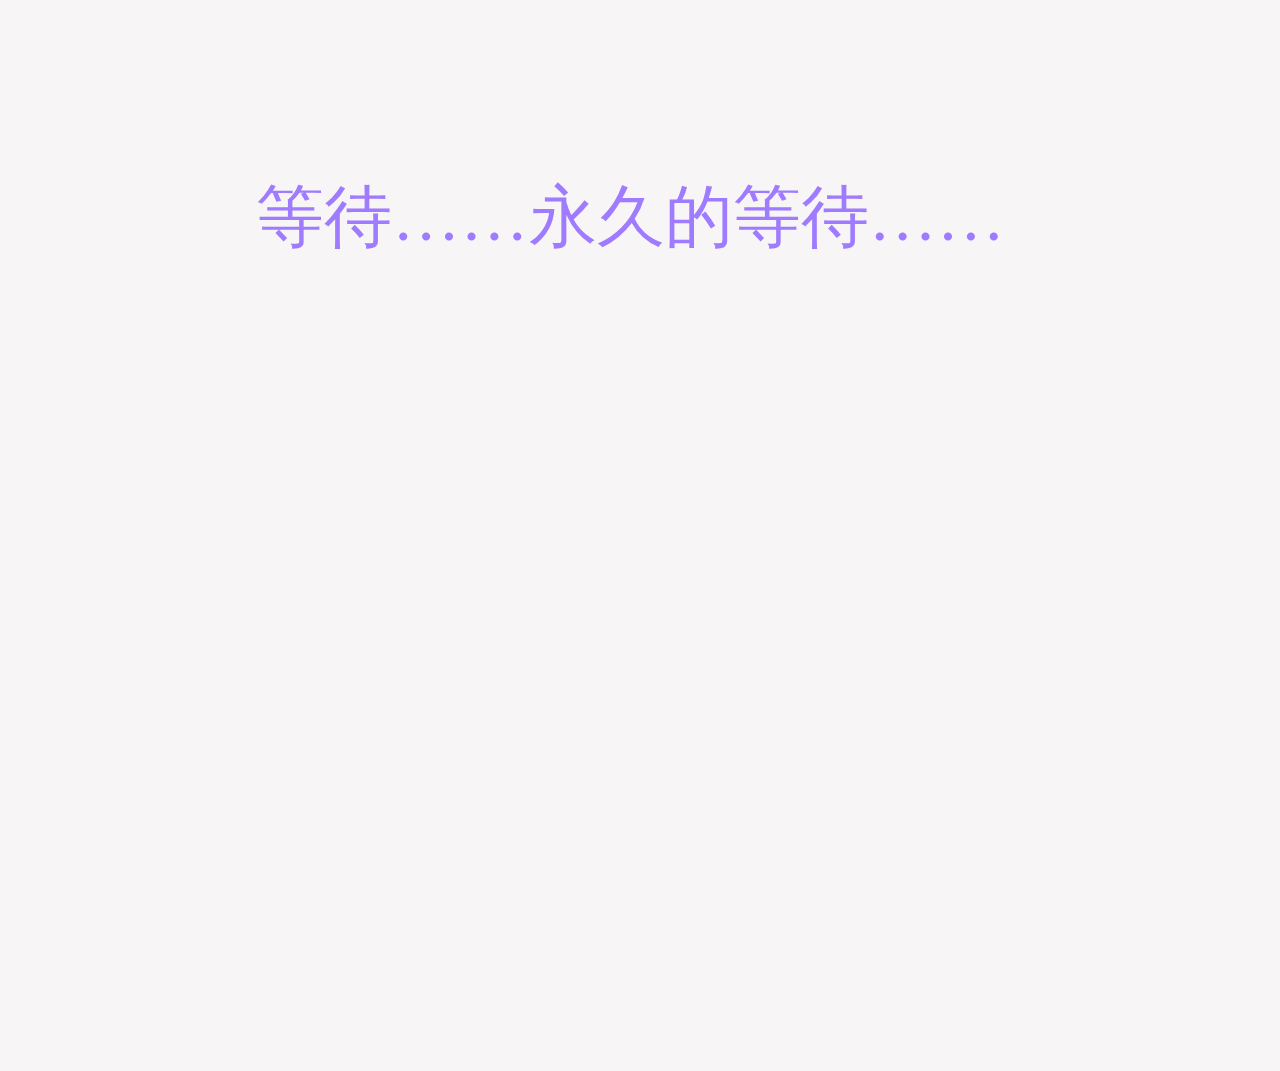
<file: view/moreFortune.html>
<!DOCTYPE html>
<html>
	<head>
		<meta charset="UTF-8">
		<title></title>
	</head>
	<meta name="viewport" content="width=device-width,initial-scale=1,minimum-scale=1,maximum-scale=1,user-scalable=no" />
	<link rel="stylesheet" href="../css/moreFortune.css" />
	<script type="text/javascript" src="../js/lib/jquery-1.8.3.js" ></script>
	<script type="text/javascript" src="../js/src/moreFortune.js"></script>
	<body>
		<div id="min-content">
			<header>
				<div id="hea-top">
					<a href="../index.html">&lt;</a>
					<select>
						<option value="1">白羊座　（3.21-4.20）</option>	
						<option value="2">金牛座　（4.21-5.21）</option>
						<option value="3">双子座　（5.22-6.21）</option>
						<option value="4">巨蟹座　（6.22-7.22）</option>
						<option value="5">狮子座　（7.23-8.23）</option>	
						<option value="6">处女座　（8.24-9.23）</option>
						<option value="7">天秤座　（9.24-10.23）</option>
						<option value="8">天蝎座　（10.24-11.22）</option>
						<option value="9">射手座　（11.23-12.21）</option>	
						<option value="10">魔羯座　（12.22-1.20）</option>
						<option value="11">水瓶座　（1.21-2.19）</option>
						<option value="12">双鱼座　（2.20-3.20）</option>
					</select>
				</div>
				<div id="hea-bot">
					<ul>
						<li class="borderBotColor">今日运势</li>
						<li>明日运势</li>
						<li>本周运势</li>
						<li>本月运势</li>
						<li>本年运势</li>
					</ul>
				</div>
			</header>
			
			<section>
				<div id="core">
					<!--<ul>
						<li>
							<span>综合</span>
							<i></i>
						</li>
						<li>
							<span>爱情</span>
							<i></i>
						</li>
						<li>
							<span>事业</span>
							<i></i>
						</li>
						<li>
							<span>财运</span>
							<i></i>
						</li>
					</ul>-->
				</div>
				<div id="info">
					<!--<ul>
						<li>
							<span>幸运颜色</span>
							<i></i>
						</li>
						<li>
							<span>贵人星座</span>
							<i></i>
						</li>
						<li>
							<span>幸运数</span>
							<i></i>
						</li>
						<li>
							<span>吉时</span>
							<i></i>
						</li>
					</ul>-->
				</div>
				
				<div id="MsgContent">
					<div class="dayNotice marginbot">
						<!--<h2>今日提醒</h2>
						<p></p>-->
					</div>
					<div class="loveTxt marginbot">
						<!--<h2>爱情运势</h2>
						<p></p>-->
					</div>
					<div class="workTxt marginbot">
						<!--<h2>工作运势</h2>
						<p></p>-->
					</div>
					<div class="moneyTxt marginbot">
						<!--<h2>财富运势</h2>
						<p></p>-->
					</div>
					<div class="generalTxt marginbot">
						<!--<h2>运势简评</h2>
						<p></p>-->
					</div>
				</div>
			</section>
		</div>
		
		<div id="loadingTxt">
			<p>等待……永久的等待……</p>
		</div>
	</body>
</html>
</file>
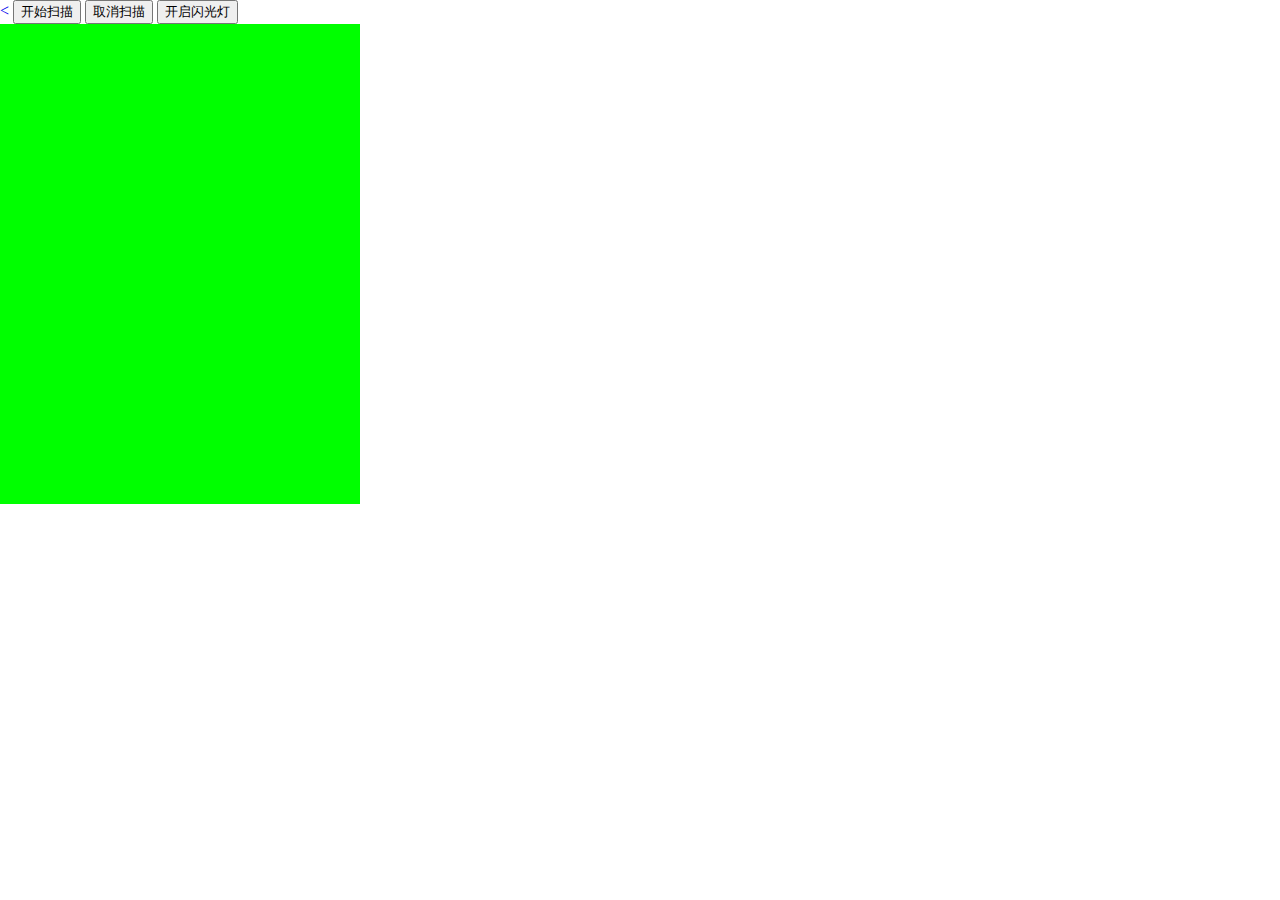
<file: view/QR.html>
<!DOCTYPE html>
<html>
	<head>
	<meta charset="utf-8">
	<title>Barcode Example</title>
	
	<style type="text/css">
*{
	-webkit-user-select: none;
}
html,body{
	margin: 0px;
	padding: 0px;
	height: 100%;
}
#bcid {
	background:#0F0;
	height:480px;
	width:360px;
}
a{
	text-decoration: none;
}
	</style>
	</head>
	<body >
		<a href="../index.html">&lt;</a>
		<input type='button' onclick='startScan(false)' value='开始扫描' />
		<input type='button' onclick='cancelScan()' value='取消扫描' />
		<input type='button' onclick='setFlash(open)' value='开启闪光灯' />
		<div id= "bcid"></div>
	</body>
</html>
<script type="text/javascript" >
	
	
// 扩展API加载完毕后调用onPlusReady回调函数 
document.addEventListener( "plusready", onPlusReady, false );
// 扩展API加载完毕，现在可以正常调用扩展API
function onPlusReady() {
	var e = document.getElementById("bcid");
	e.removeAttribute( "disabled" );
	startRecognize();
	startScan(false);
}
var scan = null;
function onmarked( type, result ) {
	var text = '未知: ';
	switch(type){
		case plus.barcode.QR:
		text = 'QR: ';
		break;
		case plus.barcode.EAN13:
		text = 'EAN13: ';
		break;
		case plus.barcode.EAN8:
		text = 'EAN8: ';
		break;
	}
	alert( text+result );
}
function startRecognize() {
	scan = new plus.barcode.Barcode('bcid');
	scan.onmarked = onmarked; 
}
function startScan() {
	scan.start();
}
function cancelScan() {
	scan.cancel();
}
function setFlash() {
	scan.setFlash(open);
}
	</script>
</file>
<file: css/style.css>
* {
  margin: 0px;
  padding: 0px;
  list-style: none;
  text-decoration: none;
  font-family: "microsoft yahei";
  box-sizing: border-box; }

html, body {
  height: 100%;
  width: 100%;
  background: #F7F5F5; }

html {
  font-size: 26.67vw; }

i, em {
  font-style: normal; }

#content {
  height: 100%;
  width: 100%;
  display: flex;
  flex-direction: column; }
  #content header ul {
    display: flex; }
    #content header ul li:nth-of-type(1), #content header ul li:nth-of-type(3) {
      width: .44rem;
      font-size: .3rem;
      color: #fff;
      text-align: center;
      line-height: .44rem; }
    #content header ul li:nth-of-type(2) {
      font-size: .25rem;
      flex: 1;
      line-height: .44rem;
      text-align: center;
      color: #E2D7C7; }
  #content section {
    flex: 1;
    overflow: auto;
    height: 2rem; }
    #content section .swiper-container {
      height: 2rem; }
      #content section .swiper-container img {
        width: 100%;
        height: 100%; }
    #content section .welcomeBox {
      width: 80%;
      height: 3rem;
      background: #9f7bff;
      margin: 0 auto;
      border-radius: .1rem;
      margin-top: .4rem; }
      #content section .welcomeBox .content {
        width: 100%;
        height: 2.9rem;
        background: #fff;
        border-radius: .1rem;
        transform: translateY(0.15rem);
        padding-top: .1rem; }
        #content section .welcomeBox .content .top {
          width: 50%;
          height: 35%;
          background: #9f7bff;
          text-align: center;
          border-radius: .2rem;
          margin: 0 auto;
          position: relative; }
          #content section .welcomeBox .content .top .font {
            width: 100%;
            height: .3rem;
            display: flex;
            justify-content: space-between; }
            #content section .welcomeBox .content .top .font span {
              font-size: .3rem;
              color: yellow;
              transform: translateY(-0.08rem); }
          #content section .welcomeBox .content .top .text {
            color: #fff; }
            #content section .welcomeBox .content .top .text h3 {
              font-size: .18rem;
              font-weight: 200;
              transform: translateY(-0.05rem); }
            #content section .welcomeBox .content .top .text p {
              font-size: .16rem;
              padding-top: .1rem; }
        #content section .welcomeBox .content .top::after {
          content: "";
          position: absolute;
          height: 1px;
          border-bottom: 1px solid #ccc;
          width: 180%;
          transform: scaleY(0.5);
          bottom: -.15rem;
          left: -.6rem; }
        #content section .welcomeBox .content .mid {
          width: 95%;
          height: 35%; }
          #content section .welcomeBox .content .mid ul {
            display: flex;
            font-size: .14rem;
            padding-top: .25rem; }
            #content section .welcomeBox .content .mid ul li {
              text-align: center; }
              #content section .welcomeBox .content .mid ul li i {
                color: #9f7bff; }
              #content section .welcomeBox .content .mid ul li b {
                line-height: .25rem;
                display: inline-block; }
            #content section .welcomeBox .content .mid ul li:nth-of-type(1) b {
              width: .25rem;
              border-radius: 50%;
              background: #76dd78;
              font-size: .12rem;
              color: #fff; }
            #content section .welcomeBox .content .mid ul li:nth-of-type(2) b, #content section .welcomeBox .content .mid ul li:nth-of-type(4) b {
              color: #9f7bff; }
        #content section .welcomeBox .content .mid::after {
          content: "";
          position: absolute;
          height: 1px;
          border-bottom: 1px solid #ccc;
          width: 90%;
          transform: scaleY(0.5);
          bottom: 1.01rem;
          left: .12rem; }
        #content section .welcomeBox .content .bot {
          width: 100%;
          display: flex;
          color: #9f7bff;
          justify-content: space-between; }
          #content section .welcomeBox .content .bot span {
            font-size: .25rem;
            transform: translateY(-0.1rem);
            padding-left: .2rem; }
          #content section .welcomeBox .content .bot p {
            font-size: .14rem;
            line-height: .25rem; }
        #content section .welcomeBox .content .bot::after {
          content: "";
          position: absolute;
          height: 1px;
          border-bottom: 1px solid #ccc;
          width: 90%;
          transform: scaleY(0.5);
          bottom: .5rem;
          left: .12rem; }
        #content section .welcomeBox .content .more {
          display: flex;
          font-size: .12rem;
          padding: .25rem 0 0 1.9rem; }
          #content section .welcomeBox .content .more a {
            color: #9f7bff;
            padding-right: .1rem; }
          #content section .welcomeBox .content .more i {
            width: .15rem;
            height: .15rem;
            line-height: .13rem;
            color: #9f7bff;
            border: 0.01rem solid #9f7bff;
            border-radius: 50%;
            text-align: center; }
    #content section #loading {
      height: 2rem;
      width: 80%;
      position: relative;
      margin: .2rem auto; }
      #content section #loading img {
        width: 100%;
        height: 100%; }
      #content section #loading p {
        position: absolute;
        bottom: .1rem;
        font-size: .16rem;
        padding-left: .4rem; }
      #content section #loading span:nth-of-type(1) {
        animation: loading 1s -0.5s infinite  linear; }
      #content section #loading span:nth-of-type(2) {
        animation: loading 1s -1s infinite linear; }
      #content section #loading span:nth-of-type(3) {
        animation: loading 1s -1.5s infinite linear; }
      #content section #loading span:nth-of-type(4) {
        animation: loading 1s -1.6s infinite linear; }
@keyframes loading {
  0% {
    transform: scaleY(1); }
  25% {
    transform: scaleY(0.75);
    background: #007AFF; }
  50% {
    transform: scaleY(0.5);
    background: #e4366b; }
  75% {
    transform: scaleY(0.25);
    background: #000000; }
  100% {
    transform: scaleY(1);
    background: #e4366b; } }
    #content section .listBox {
      background: #F7F5F5;
      padding-top: .2rem; }
      #content section .listBox .datalist {
        width: 80%;
        background: #fff;
        margin: 0 auto; }
        #content section .listBox .datalist li {
          width: 90%;
          padding: 5%;
          display: flex;
          text-align: center;
          justify-content: space-between; }
          #content section .listBox .datalist li span {
            width: .5rem;
            line-height: .5rem;
            border-radius: 50%;
            background: lightcoral;
            font-size: .2rem;
            color: #fff; }
          #content section .listBox .datalist li a {
            font-size: .2rem;
            line-height: .5rem;
            color: #000; }
        #content section .listBox .datalist li:nth-of-type(2) span {
          background: #007AFF; }
        #content section .listBox .datalist li:nth-of-type(3) span {
          background: navajowhite; }
        #content section .listBox .datalist li:nth-of-type(4) span {
          background: violet; }
  #content footer {
    height: .44rem;
    width: 100%;
    background-image: -webkit-linear-gradient(top, #DF94E0, #4A56E0, #464892); }
    #content footer ul {
      width: 90%;
      height: .44rem;
      padding-left: 10%;
      display: flex;
      justify-content: space-between; }
      #content footer ul li {
        font-size: .25rem;
        color: #fff;
        display: flex;
        flex-direction: column; }
        #content footer ul li i {
          font-size: .2rem;
          text-align: center; }
        #content footer ul li em {
          font-size: .15rem; }
      #content footer ul .active {
        color: aquamarine; }

.commonHeader {
  font-size: .18rem;
  line-height: .44rem;
  text-align: center;
  color: #fff;
  height: .44rem;
  width: 100%;
  background-image: -webkit-linear-gradient(top, #464892, #4A56E0, #DF94E0); }

/*-----------------------constellation-----------------------*/
#constellation-body {
  height: 100%;
  background: #fff; }
  #constellation-body ul {
    width: 100%;
    height: 100%;
    display: flex;
    flex-wrap: wrap;
    border-radius: .2rem; }
    #constellation-body ul li {
      width: 33%;
      height: 1.1rem;
      display: flex;
      flex-direction: column;
      text-align: center; }
      #constellation-body ul li i {
        width: 60%;
        height: 90%;
        margin: 0 auto; }
      #constellation-body ul li em {
        font-size: .14rem;
        color: #9f7bff; }
    #constellation-body ul li:nth-of-type(1) i {
      background: url(../img/demo.jpg) no-repeat;
      background-size: 3rem 3rem; }
    #constellation-body ul li:nth-of-type(2) i {
      background: url(../img/demo.jpg) no-repeat -0.75rem 0;
      background-size: 3rem 3rem; }
    #constellation-body ul li:nth-of-type(3) i {
      background: url(../img/demo.jpg) no-repeat -1.5rem 0;
      background-size: 3rem 3rem; }
    #constellation-body ul li:nth-of-type(4) i {
      background: url(../img/demo.jpg) no-repeat -2.25rem 0;
      background-size: 3rem 3rem; }
    #constellation-body ul li:nth-of-type(5) i {
      background: url(../img/demo.jpg) no-repeat 0 -1rem;
      background-size: 3rem 3rem; }
    #constellation-body ul li:nth-of-type(6) i {
      background: url(../img/demo.jpg) no-repeat -0.75rem -1rem;
      background-size: 3rem 3rem; }
    #constellation-body ul li:nth-of-type(7) i {
      background: url(../img/demo.jpg) no-repeat -1.5rem -1rem;
      background-size: 3rem 3rem; }
    #constellation-body ul li:nth-of-type(8) i {
      background: url(../img/demo.jpg) no-repeat -2.25rem -1rem;
      background-size: 3rem 3rem; }
    #constellation-body ul li:nth-of-type(9) i {
      background: url(../img/demo.jpg) no-repeat 0 -2rem;
      background-size: 3rem 3rem; }
    #constellation-body ul li:nth-of-type(10) i {
      background: url(../img/demo.jpg) no-repeat -0.75rem -2rem;
      background-size: 3rem 3rem; }
    #constellation-body ul li:nth-of-type(11) i {
      background: url(../img/demo.jpg) no-repeat -1.5rem -2rem;
      background-size: 3rem 3rem; }
    #constellation-body ul li:nth-of-type(12) i {
      background: url(../img/demo.jpg) no-repeat -2.25rem -2rem;
      background-size: 3rem 3rem; }
  #constellation-body #lionContent, #constellation-body #shuangZiContent, #constellation-body #juXieContent, #constellation-body #tianPingContent, #constellation-body #baiYangContent, #constellation-body #chuNvContent {
    font-size: .16rem;
    display: flex;
    flex-wrap: wrap;
    justify-content: space-between; }
    #constellation-body #lionContent .bothImg, #constellation-body #shuangZiContent .bothImg, #constellation-body #juXieContent .bothImg, #constellation-body #tianPingContent .bothImg, #constellation-body #baiYangContent .bothImg, #constellation-body #chuNvContent .bothImg {
      width: 40%;
      height: 2rem; }
      #constellation-body #lionContent .bothImg img, #constellation-body #shuangZiContent .bothImg img, #constellation-body #juXieContent .bothImg img, #constellation-body #tianPingContent .bothImg img, #constellation-body #baiYangContent .bothImg img, #constellation-body #chuNvContent .bothImg img {
        width: 100%;
        height: 100%; }
    #constellation-body #lionContent .bothTxt, #constellation-body #shuangZiContent .bothTxt, #constellation-body #juXieContent .bothTxt, #constellation-body #tianPingContent .bothTxt, #constellation-body #baiYangContent .bothTxt, #constellation-body #chuNvContent .bothTxt {
      width: 60%;
      height: 1.5rem;
      padding-right: 3%;
      margin-top: 0rem; }
      #constellation-body #lionContent .bothTxt h2, #constellation-body #shuangZiContent .bothTxt h2, #constellation-body #juXieContent .bothTxt h2, #constellation-body #tianPingContent .bothTxt h2, #constellation-body #baiYangContent .bothTxt h2, #constellation-body #chuNvContent .bothTxt h2 {
        color: #9f7bff;
        padding-left: .3rem; }
      #constellation-body #lionContent .bothTxt span, #constellation-body #shuangZiContent .bothTxt span, #constellation-body #juXieContent .bothTxt span, #constellation-body #tianPingContent .bothTxt span, #constellation-body #baiYangContent .bothTxt span, #constellation-body #chuNvContent .bothTxt span {
        padding-left: .3rem;
        font-weight: bold; }
      #constellation-body #lionContent .bothTxt p, #constellation-body #shuangZiContent .bothTxt p, #constellation-body #juXieContent .bothTxt p, #constellation-body #tianPingContent .bothTxt p, #constellation-body #baiYangContent .bothTxt p, #constellation-body #chuNvContent .bothTxt p {
        font-size: .14rem;
        text-indent: .3rem; }
    #constellation-body #lionContent .bothList, #constellation-body #shuangZiContent .bothList, #constellation-body #juXieContent .bothList, #constellation-body #tianPingContent .bothList, #constellation-body #baiYangContent .bothList, #constellation-body #chuNvContent .bothList {
      width: 95%;
      margin: .5rem auto; }
      #constellation-body #lionContent .bothList ul, #constellation-body #shuangZiContent .bothList ul, #constellation-body #juXieContent .bothList ul, #constellation-body #tianPingContent .bothList ul, #constellation-body #baiYangContent .bothList ul, #constellation-body #chuNvContent .bothList ul {
        justify-content: space-between; }
      #constellation-body #lionContent .bothList li, #constellation-body #shuangZiContent .bothList li, #constellation-body #juXieContent .bothList li, #constellation-body #tianPingContent .bothList li, #constellation-body #baiYangContent .bothList li, #constellation-body #chuNvContent .bothList li {
        width: 30%;
        height: .4rem;
        line-height: .4rem;
        border: 1px solid lightcoral;
        border-radius: .1rem;
        margin-bottom: .2rem; }

/*------------------constellationMatch----------------*/
#constellationMatch-body {
  width: 100%;
  height: 100%; }
  #constellationMatch-body #matchBox {
    width: 100%;
    height: 100%;
    background: url(../img/match_bg.jpg) no-repeat;
    background-size: 120% 100%;
    font-size: .14rem;
    position: relative; }
    #constellationMatch-body #matchBox .boy, #constellationMatch-body #matchBox .girl {
      position: absolute; }
    #constellationMatch-body #matchBox .boy {
      left: 20%;
      top: 45%; }
    #constellationMatch-body #matchBox .girl {
      left: 20%;
      top: 55%; }
    #constellationMatch-body #matchBox button {
      width: .8rem;
      height: .25rem;
      background: salmon;
      border: 1px solid burlywood;
      color: brown;
      border-radius: .2rem;
      position: absolute;
      left: 40%;
      top: 70%; }

/*---------------------tarrow----------------------*/
#tarrow-body .tarrowBox {
  font-size: .16rem; }
  #tarrow-body .tarrowBox h3 {
    font-size: .24rem; }
#tarrow-body #loading {
  height: 1.5rem;
  width: 1.5rem;
  position: relative;
  margin: 1rem auto; }
  #tarrow-body #loading span {
    display: inline-block;
    background: red;
    width: .1rem;
    height: 1.2rem; }
  #tarrow-body #loading p {
    position: absolute;
    bottom: .1rem;
    font-size: .16rem;
    padding-left: .4rem; }
  #tarrow-body #loading span:nth-of-type(1) {
    animation: loading 1s -0.5s infinite  linear; }
  #tarrow-body #loading span:nth-of-type(2) {
    animation: loading 1s -1s infinite linear; }
  #tarrow-body #loading span:nth-of-type(3) {
    animation: loading 1s -1.5s infinite linear; }
  #tarrow-body #loading span:nth-of-type(4) {
    animation: loading 1s -1.6s infinite linear; }
@keyframes loading {
  0% {
    transform: scaleY(1); }
  25% {
    transform: scaleY(0.75);
    background: #007AFF; }
  50% {
    transform: scaleY(0.5);
    background: #e4366b; }
  75% {
    transform: scaleY(0.25);
    background: #000000; }
  100% {
    transform: scaleY(1);
    background: #e4366b; } }
/*-----------------------personal-----------------------*/
#personal-header {
  font-size: .18rem;
  text-align: center;
  color: #fff;
  height: 1.32rem;
  width: 100%;
  background-image: -webkit-linear-gradient(top, #464892, #4A56E0, #DF94E0);
  display: flex; }
  #personal-header .login {
    width: 100%;
    height: 100%;
    display: flex;
    margin: 0 auto; }
    #personal-header .login dl {
      width: 100%;
      height: 90%;
      display: flex;
      display: flex;
      flex-direction: column;
      align-items: center;
      justify-content: space-between;
      padding-top: 5%;
      padding-left: 10%; }
      #personal-header .login dl .headImg {
        border: 1px solid #000;
        border-radius: 50%;
        width: 20%;
        height: 60%;
        background: url(../img/timg.jpg) no-repeat;
        background-size: .6rem .6rem; }
      #personal-header .login dl .text {
        display: flex; }
        #personal-header .login dl .text a {
          color: #fff;
          font-size: .14rem; }
        #personal-header .login dl .text dd:nth-of-type(2) {
          transform: translateY(0.02rem);
          padding-left: .02rem; }
    #personal-header .login span {
      font-size: .2rem;
      transform: translateY(0.1rem);
      padding-right: .2rem; }

#personal-body #personalUl {
  background: #fff;
  width: 100%; }
  #personal-body #personalUl li {
    width: 100%;
    line-height: .5rem;
    font-size: .16rem;
    position: relative; }
    #personal-body #personalUl li span {
      color: #9f7bff;
      padding: 0 1% 0 2%; }
    #personal-body #personalUl li em {
      padding-left: 65%; }
  #personal-body #personalUl li::after {
    content: "";
    border-bottom: 1px solid #ccc;
    width: 100%;
    height: 1px;
    transform: scaleY(0.5);
    position: absolute;
    bottom: 0;
    left: 0; }

/*# sourceMappingURL=style.css.map */
</file>
<file: font/iconfont.css>
@font-face {font-family: "iconfont";
  src: url('iconfont.eot?t=1496799126022'); /* IE9*/
  src: url('iconfont.eot?t=1496799126022#iefix') format('embedded-opentype'), /* IE6-IE8 */
  url('iconfont.woff?t=1496799126022') format('woff'), /* chrome, firefox */
  url('iconfont.ttf?t=1496799126022') format('truetype'), /* chrome, firefox, opera, Safari, Android, iOS 4.2+*/
  url('iconfont.svg?t=1496799126022#iconfont') format('svg'); /* iOS 4.1- */
}

.iconfont {
  font-family:"iconfont" !important;
  font-size:16px;
  font-style:normal;
  -webkit-font-smoothing: antialiased;
  -moz-osx-font-smoothing: grayscale;
}

.icon-shezhi:before { content: "\e600"; }

.icon-jishengxiao:before { content: "\e601"; }

.icon-saoyisao:before { content: "\e631"; }

.icon-mima:before { content: "\e611"; }

.icon-xiaoxi:before { content: "\e614"; }

.icon-lingdang:before { content: "\e606"; }

.icon-tubiaoxingzuo:before { content: "\e6c7"; }

.icon-yonghuming:before { content: "\e617"; }

.icon-xingzuojinniuzuo:before { content: "\e66f"; }

.icon-xingzuochunvzuo:before { content: "\e670"; }

.icon-xingzuotianhezuo:before { content: "\e671"; }

.icon-xingzuotianchengzuo:before { content: "\e672"; }

.icon-xingzuoshuipingzuo:before { content: "\e673"; }

.icon-xingzuoshuangzizuo:before { content: "\e675"; }

.icon-xingzuoshuangyuzuo:before { content: "\e676"; }

.icon-xingzuoshizizuo:before { content: "\e677"; }

.icon-xingzuosheshouzuo:before { content: "\e678"; }

.icon-xingzuomuyangzuo:before { content: "\e679"; }

.icon-xingzuomojiezuo:before { content: "\e67a"; }

.icon-xingzuojuxiezuo:before { content: "\e67b"; }

.icon-taluoliumangxing:before { content: "\e683"; }

.icon-wodedingdan:before { content: "\e652"; }

.icon-tubiao109:before { content: "\e630"; }

.icon-gr2:before { content: "\e610"; }

.icon-xingzuo:before { content: "\e613"; }

.icon-yuanfens:before { content: "\e984"; }

.icon-xingzuo-copy:before { content: "\e604"; }

.icon-shouye:before { content: "\e605"; }

.icon-edit-1-copy:before { content: "\e612"; }

.icon-zaixianxingpanlan:before { content: "\e674"; }

.icon-dangan-copy:before { content: "\e603"; }

.icon-xingzuopeidui:before { content: "\e6a0"; }

.icon-chouqian:before { content: "\e622"; }

.icon-jinggao:before { content: "\e639"; }

.icon-jinggao1:before { content: "\e7c0"; }

.icon-xingzuochi:before { content: "\e696"; }
</file>
<file: css/login.css>
* {
  margin: 0px;
  padding: 0px;
  list-style: none;
  text-decoration: none;
  font-family: "microsoft yahei";
  box-sizing: border-box; }

html, body {
  height: 100%;
  width: 100%;
  background: #F7F5F5; }

html {
  font-size: 26.67vw; }

i, em {
  font-style: normal; }

#loginContent {
  width: 100%;
  height: 100%;
  display: flex;
  flex-direction: column;
  background: url(../img/login.jpg) no-repeat;
  background-size: 100% 100%;
  overflow: auto; }
  #loginContent header {
    width: 100%;
    height: 1.32rem;
    display: flex; }
    #loginContent header a {
      font-size: .3rem;
      padding: .2rem;
      color: #fff; }
  #loginContent section {
    flex: 1;
    font-size: .16rem; }
    #loginContent section #users {
      width: 95%;
      height: 2rem;
      background: rgba(255, 255, 255, 0.1);
      margin: 0 auto;
      border-radius: .1rem; }
      #loginContent section #users i {
        margin: .2rem .06rem 0 .4rem;
        color: red; }
      #loginContent section #users em {
        font-size: .14rem;
        color: red; }
      #loginContent section #users .user {
        width: 90%;
        height: 51%;
        margin: 0 auto;
        padding-top: .2rem; }
        #loginContent section #users .user span {
          font-size: .2rem;
          color: #ccc;
          margin-right: .1rem; }
        #loginContent section #users .user #txtId {
          width: 80%;
          height: .4rem;
          margin-top: .25rem;
          background: rgba(255, 255, 255, 0.2);
          border: none;
          font-size: .18rem;
          text-indent: .2rem; }
      #loginContent section #users .password {
        width: 90%;
        height: 50%;
        margin: 0 auto;
        padding-top: .1rem; }
        #loginContent section #users .password span {
          font-size: .2rem;
          color: #ccc;
          margin-right: .1rem; }
        #loginContent section #users .password #passwordId {
          width: 80%;
          height: .4rem;
          background: rgba(255, 255, 255, 0.2);
          border: none;
          font-size: .18rem;
          text-indent: .2rem; }
      #loginContent section #users #loginBtn {
        width: 90%;
        height: .4rem;
        background: rgba(255, 255, 255, 0);
        border: 1px solid rgba(255, 255, 255, 0.3);
        border-radius: .05rem;
        font-size: .18rem;
        color: #ccc;
        margin-left: .18rem;
        margin-top: .2rem; }
      #loginContent section #users #regesBtn {
        width: 90%;
        height: .4rem;
        background: rgba(255, 255, 255, 0);
        border: 1px solid rgba(255, 255, 255, 0.3);
        border-radius: .05rem;
        font-size: .18rem;
        color: #ccc;
        margin-left: .18rem;
        margin-top: .2rem; }

/*# sourceMappingURL=login.css.map */
</file>
<file: css/moreFortune.css>
* {
  margin: 0px;
  padding: 0px;
  list-style: none;
  text-decoration: none;
  font-family: "microsoft yahei";
  box-sizing: border-box; }

html, body {
  height: 100%;
  width: 100%;
  background: #F7F5F5; }

html {
  font-size: 26.67vw; }

i, em, b {
  font-style: normal; }

.marginbot {
  margin-bottom: .3rem; }

#min-content {
  display: flex;
  flex-direction: column;
  font-size: .16rem; }
  #min-content header {
    width: 100%;
    height: 1.5rem; }
    #min-content header #hea-top {
      width: 100%;
      height: 70%;
      background: #9f7bff;
      position: relative; }
      #min-content header #hea-top a {
        font-size: .3rem;
        color: #fff;
        padding: .2rem; }
      #min-content header #hea-top select {
        width: 50%;
        height: 40%;
        position: absolute;
        left: 25%;
        top: 40%; }
    #min-content header #hea-bot ul {
      display: flex;
      justify-content: space-between; }
      #min-content header #hea-bot ul li {
        width: 20%;
        line-height: .45rem;
        border-bottom: .03rem solid #666;
        text-align: center; }
      #min-content header #hea-bot ul .borderBotColor {
        color: #9f7bff;
        border-bottom-color: #9f7bff; }
  #min-content section span {
    font-weight: bolder; }
  #min-content section i {
    font-size: .14rem; }
  #min-content section #core {
    width: 80%;
    height: 60%;
    margin: 0 auto;
    border-bottom: .01rem solid #ccc; }
    #min-content section #core ul {
      display: flex;
      flex-wrap: wrap; }
      #min-content section #core ul li {
        width: 50%;
        line-height: .5rem; }
        #min-content section #core ul li i {
          padding-left: .2rem; }
  #min-content section #info {
    width: 80%;
    height: 60%;
    margin: 0 auto;
    border-bottom: .01rem solid #ccc; }
    #min-content section #info ul {
      display: flex;
      flex-wrap: wrap; }
      #min-content section #info ul li {
        width: 50%;
        line-height: .5rem; }
        #min-content section #info ul li i {
          padding-left: 0.05rem; }
  #min-content section #MsgContent {
    width: 90%;
    margin: .2rem auto; }
    #min-content section #MsgContent h2 {
      font-size: .18rem; }

#loadingTxt {
  margin: .5rem auto; }
  #loadingTxt p {
    font-size: .2rem;
    width: 60%;
    margin: 0 auto;
    color: #9f7bff; }

/*# sourceMappingURL=moreFortune.css.map */
</file>
<file: font/demo.css>
*{margin: 0;padding: 0;list-style: none;}
/*
KISSY CSS Reset
理念：1. reset 的目的不是清除浏览器的默认样式，这仅是部分工作。清除和重置是紧密不可分的。
2. reset 的目的不是让默认样式在所有浏览器下一致，而是减少默认样式有可能带来的问题。
3. reset 期望提供一套普适通用的基础样式。但没有银弹，推荐根据具体需求，裁剪和修改后再使用。
特色：1. 适应中文；2. 基于最新主流浏览器。
维护：玉伯<lifesinger@gmail.com>, 正淳<ragecarrier@gmail.com>
 */

/** 清除内外边距 **/
body, h1, h2, h3, h4, h5, h6, hr, p, blockquote, /* structural elements 结构元素 */
dl, dt, dd, ul, ol, li, /* list elements 列表元素 */
pre, /* text formatting elements 文本格式元素 */
form, fieldset, legend, button, input, textarea, /* form elements 表单元素 */
th, td /* table elements 表格元素 */ {
  margin: 0;
  padding: 0;
}

/** 设置默认字体 **/
body,
button, input, select, textarea /* for ie */ {
  font: 12px/1.5 tahoma, arial, \5b8b\4f53, sans-serif;
}
h1, h2, h3, h4, h5, h6 { font-size: 100%; }
address, cite, dfn, em, var { font-style: normal; } /* 将斜体扶正 */
code, kbd, pre, samp { font-family: courier new, courier, monospace; } /* 统一等宽字体 */
small { font-size: 12px; } /* 小于 12px 的中文很难阅读，让 small 正常化 */

/** 重置列表元素 **/
ul, ol { list-style: none; }

/** 重置文本格式元素 **/
a { text-decoration: none; }
a:hover { text-decoration: underline; }


/** 重置表单元素 **/
legend { color: #000; } /* for ie6 */
fieldset, img { border: 0; } /* img 搭车：让链接里的 img 无边框 */
button, input, select, textarea { font-size: 100%; } /* 使得表单元素在 ie 下能继承字体大小 */
/* 注：optgroup 无法扶正 */

/** 重置表格元素 **/
table { border-collapse: collapse; border-spacing: 0; }

/* 清除浮动 */
.ks-clear:after, .clear:after {
  content: '\20';
  display: block;
  height: 0;
  clear: both;
}
.ks-clear, .clear {
  *zoom: 1;
}

.main {
  padding: 30px 100px;
width: 960px;
margin: 0 auto;
}
.main h1{font-size:36px; color:#333; text-align:left;margin-bottom:30px; border-bottom: 1px solid #eee;}

.helps{margin-top:40px;}
.helps pre{
  padding:20px;
  margin:10px 0;
  border:solid 1px #e7e1cd;
  background-color: #fffdef;
  overflow: auto;
}

.icon_lists{
  width: 100% !important;

}

.icon_lists li{
  float:left;
  width: 100px;
  height:180px;
  text-align: center;
  list-style: none !important;
}
.icon_lists .icon{
  font-size: 42px;
  line-height: 100px;
  margin: 10px 0;
  color:#333;
  -webkit-transition: font-size 0.25s ease-out 0s;
  -moz-transition: font-size 0.25s ease-out 0s;
  transition: font-size 0.25s ease-out 0s;

}
.icon_lists .icon:hover{
  font-size: 100px;
}



.markdown {
  color: #666;
  font-size: 14px;
  line-height: 1.8;
}

.highlight {
  line-height: 1.5;
}

.markdown img {
  vertical-align: middle;
  max-width: 100%;
}

.markdown h1 {
  color: #404040;
  font-weight: 500;
  line-height: 40px;
  margin-bottom: 24px;
}

.markdown h2,
.markdown h3,
.markdown h4,
.markdown h5,
.markdown h6 {
  color: #404040;
  margin: 1.6em 0 0.6em 0;
  font-weight: 500;
  clear: both;
}

.markdown h1 {
  font-size: 28px;
}

.markdown h2 {
  font-size: 22px;
}

.markdown h3 {
  font-size: 16px;
}

.markdown h4 {
  font-size: 14px;
}

.markdown h5 {
  font-size: 12px;
}

.markdown h6 {
  font-size: 12px;
}

.markdown hr {
  height: 1px;
  border: 0;
  background: #e9e9e9;
  margin: 16px 0;
  clear: both;
}

.markdown p,
.markdown pre {
  margin: 1em 0;
}

.markdown > p,
.markdown > blockquote,
.markdown > .highlight,
.markdown > ol,
.markdown > ul {
  width: 80%;
}

.markdown ul > li {
  list-style: circle;
}

.markdown > ul li,
.markdown blockquote ul > li {
  margin-left: 20px;
  padding-left: 4px;
}

.markdown > ul li p,
.markdown > ol li p {
  margin: 0.6em 0;
}

.markdown ol > li {
  list-style: decimal;
}

.markdown > ol li,
.markdown blockquote ol > li {
  margin-left: 20px;
  padding-left: 4px;
}

.markdown code {
  margin: 0 3px;
  padding: 0 5px;
  background: #eee;
  border-radius: 3px;
}

.markdown pre {
  border-radius: 6px;
  background: #f7f7f7;
  padding: 20px;
}

.markdown pre code {
  border: none;
  background: #f7f7f7;
  margin: 0;
}

.markdown strong,
.markdown b {
  font-weight: 600;
}

.markdown > table {
  border-collapse: collapse;
  border-spacing: 0px;
  empty-cells: show;
  border: 1px solid #e9e9e9;
  width: 95%;
  margin-bottom: 24px;
}

.markdown > table th {
  white-space: nowrap;
  color: #333;
  font-weight: 600;

}

.markdown > table th,
.markdown > table td {
  border: 1px solid #e9e9e9;
  padding: 8px 16px;
  text-align: left;
}

.markdown > table th {
  background: #F7F7F7;
}

.markdown blockquote {
  font-size: 90%;
  color: #999;
  border-left: 4px solid #e9e9e9;
  padding-left: 0.8em;
  margin: 1em 0;
  font-style: italic;
}

.markdown blockquote p {
  margin: 0;
}

.markdown .anchor {
  opacity: 0;
  transition: opacity 0.3s ease;
  margin-left: 8px;
}

.markdown .waiting {
  color: #ccc;
}

.markdown h1:hover .anchor,
.markdown h2:hover .anchor,
.markdown h3:hover .anchor,
.markdown h4:hover .anchor,
.markdown h5:hover .anchor,
.markdown h6:hover .anchor {
  opacity: 1;
  display: inline-block;
}

.markdown > br,
.markdown > p > br {
  clear: both;
}


.hljs {
  display: block;
  background: white;
  padding: 0.5em;
  color: #333333;
  overflow-x: auto;
}

.hljs-comment,
.hljs-meta {
  color: #969896;
}

.hljs-string,
.hljs-variable,
.hljs-template-variable,
.hljs-strong,
.hljs-emphasis,
.hljs-quote {
  color: #df5000;
}

.hljs-keyword,
.hljs-selector-tag,
.hljs-type {
  color: #a71d5d;
}

.hljs-literal,
.hljs-symbol,
.hljs-bullet,
.hljs-attribute {
  color: #0086b3;
}

.hljs-section,
.hljs-name {
  color: #63a35c;
}

.hljs-tag {
  color: #333333;
}

.hljs-title,
.hljs-attr,
.hljs-selector-id,
.hljs-selector-class,
.hljs-selector-attr,
.hljs-selector-pseudo {
  color: #795da3;
}

.hljs-addition {
  color: #55a532;
  background-color: #eaffea;
}

.hljs-deletion {
  color: #bd2c00;
  background-color: #ffecec;
}

.hljs-link {
  text-decoration: underline;
}

pre{
  background: #fff;
}
</file>
